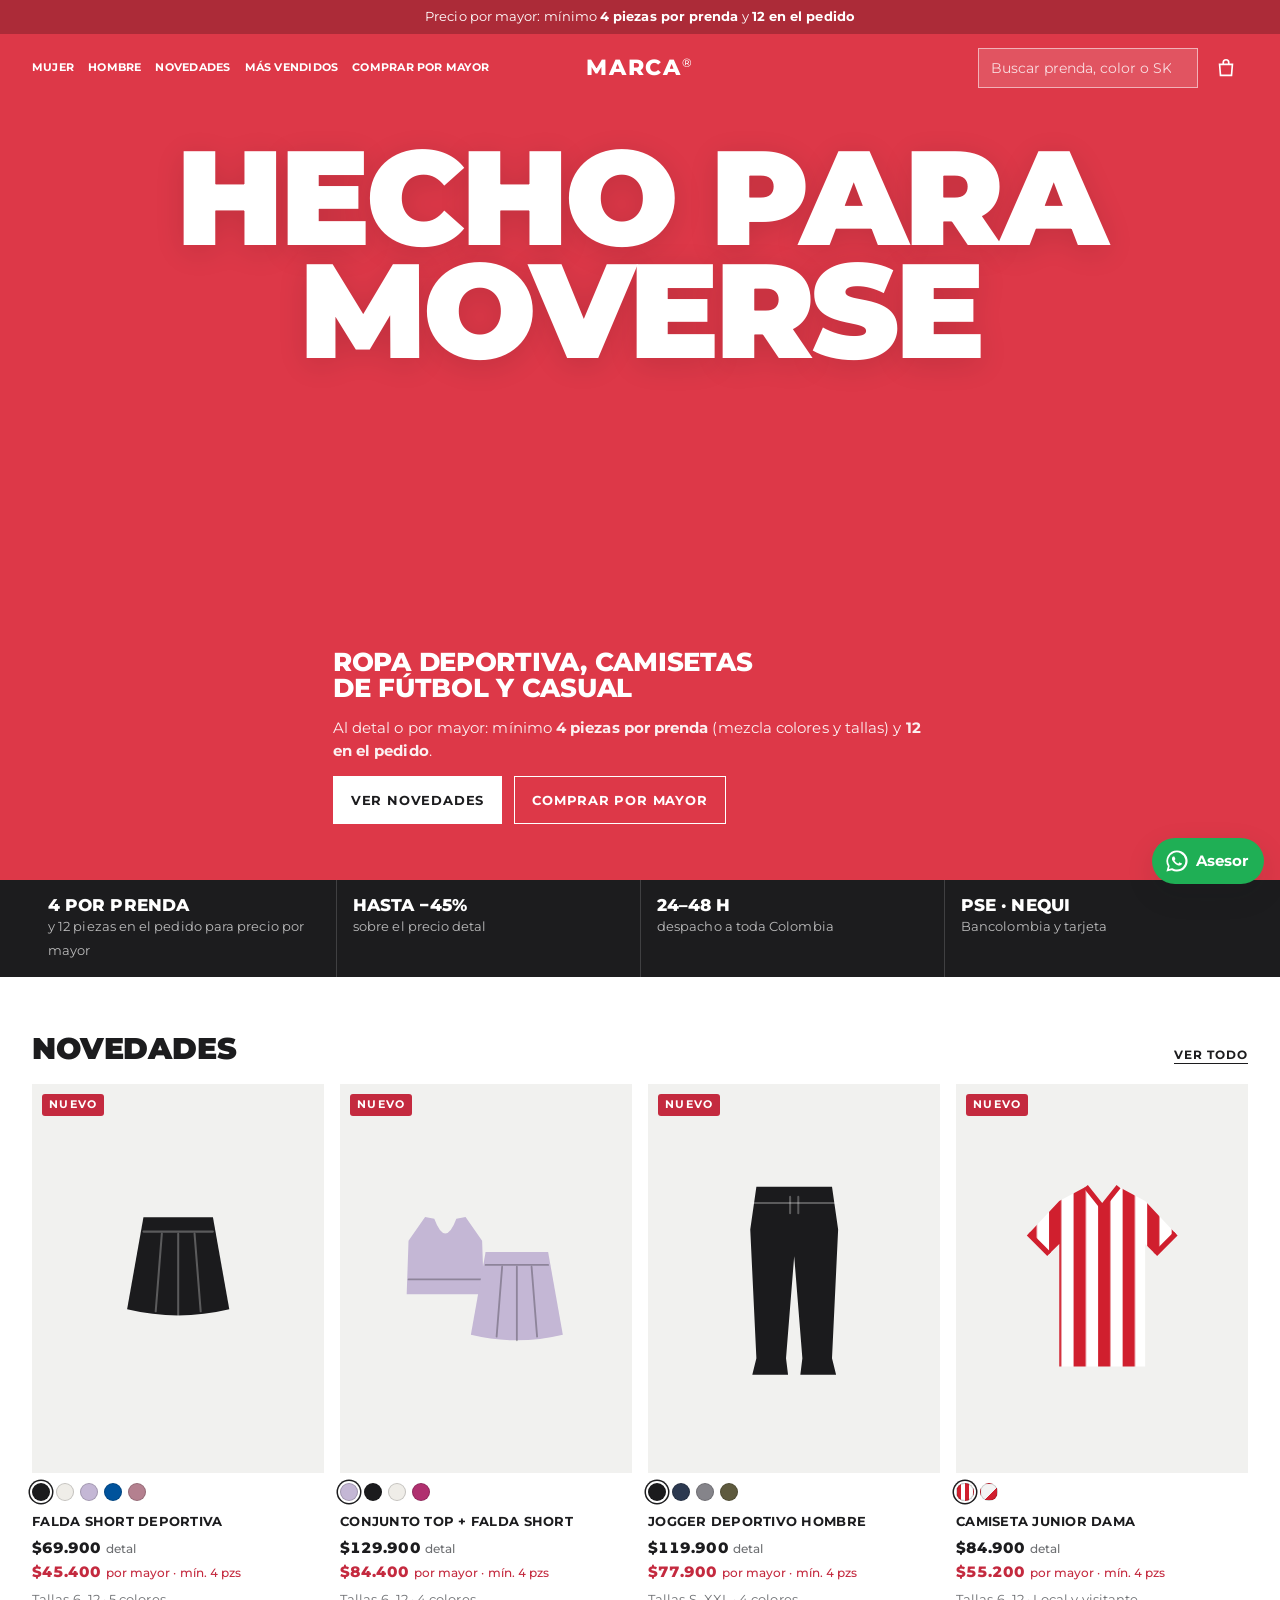
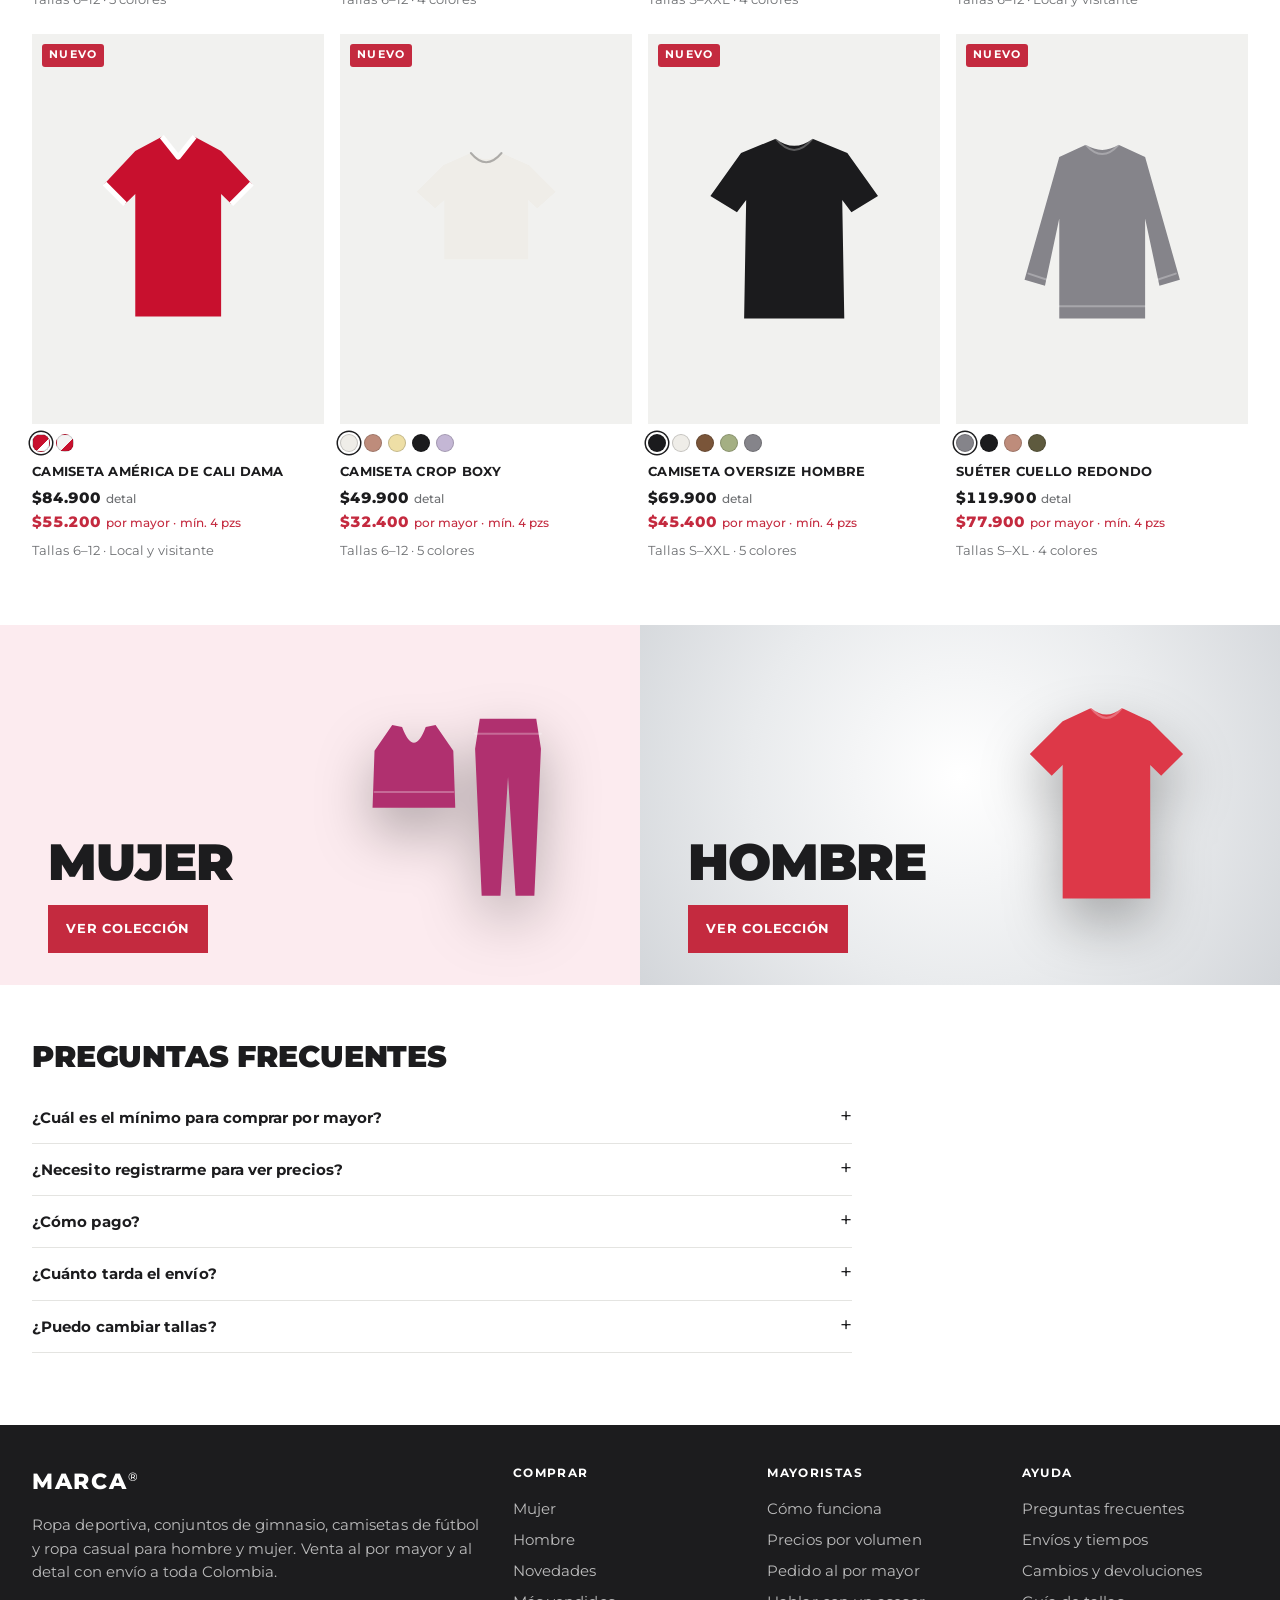
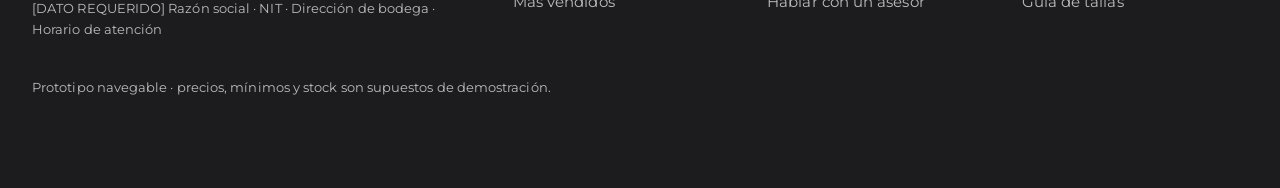
<file: index.html>
<!doctype html>
<html lang="es-CO">
<head>
  <meta charset="utf-8" />
  <meta name="viewport" content="width=device-width, initial-scale=1, viewport-fit=cover" />
  <title>MARCA · Ropa deportiva, fútbol y casual al por mayor y al detal</title>
  <meta name="description" content="Ropa deportiva, conjuntos de gimnasio, camisetas de fútbol de equipos colombianos y ropa casual para hombre y mujer. Precio por mayor con mínimo 4 piezas por prenda y 12 en el pedido. Envío a toda Colombia." />
  <link rel="preconnect" href="https://fonts.googleapis.com" />
  <link rel="preconnect" href="https://fonts.gstatic.com" crossorigin />
  <link rel="stylesheet" href="https://fonts.googleapis.com/css2?family=Montserrat:wght@400..900&family=IBM+Plex+Mono:wght@500&display=swap" />
  <link rel="stylesheet" href="assets/css/styles.css" />
</head>
<body class="home">
  <header id="site-header"></header>

  <main>
    <!-- Hero a todo el ancho: titular gigante con las prendas flotando encima -->
    <section class="hero-full" aria-label="Portada">
      <p class="hero-word" aria-hidden="true"><span>HECHO PARA</span><span>MOVERSE</span></p>
      <div class="hero-copy wrap">
        <h1>Ropa deportiva, camisetas de fútbol y casual</h1>
        <p>Al detal o por mayor: mínimo <b>4 piezas por prenda</b> (mezcla colores y tallas) y <b>12 en el pedido</b>.</p>
        <div class="hero-cta">
          <a class="btn light" href="catalogo.html?tag=nuevo">Ver novedades</a>
          <a class="btn outline-light" href="mayoristas.html">Comprar por mayor</a>
        </div>
      </div>
    </section>

    <div class="facts-band">
      <div class="wrap facts">
        <div class="fact"><b>4 por prenda</b><span>y 12 piezas en el pedido para precio por mayor</span></div>
        <div class="fact"><b>Hasta −45%</b><span>sobre el precio detal</span></div>
        <div class="fact"><b>24–48 h</b><span>despacho a toda Colombia</span></div>
        <div class="fact"><b>PSE · Nequi</b><span>Bancolombia y tarjeta</span></div>
      </div>
    </div>

    <section class="wrap section">
      <div class="section-h"><h2>Novedades</h2><a href="catalogo.html?tag=nuevo" class="see-all">Ver todo</a></div>
      <div class="grid" id="new-in"></div>
    </section>

    <!-- Banners de colección: Mujer y Hombre lado a lado -->
    <div class="collections">
    <section class="collection c-mujer">
      <div class="collection-art" data-g="set" data-c="fucsia"></div>
      <div class="collection-copy">
        <h2>Mujer</h2>
        <a class="btn btn-b2b" href="catalogo.html?genero=mujer">Ver colección</a>
      </div>
    </section>
    <section class="collection c-hombre reverse">
      <div class="collection-art" data-g="tee" data-c="rojo"></div>
      <div class="collection-copy">
        <h2>Hombre</h2>
        <a class="btn btn-b2b" href="catalogo.html?genero=hombre">Ver colección</a>
      </div>
    </section>
    </div>

    <section class="wrap section">
      <div class="section-h"><h2>Preguntas frecuentes</h2></div>
      <div class="faq">
        <details><summary>¿Cuál es el mínimo para comprar por mayor?</summary><p>Mínimo 4 piezas de cada prenda (puedes mezclar colores y tallas de esa prenda) y 12 piezas en todo el pedido. Ejemplo: 4 leggings + 4 tops + 4 camisetas. Si una prenda no llega a 4, esa prenda se cobra al detal.</p></details>
        <details><summary>¿Necesito registrarme para ver precios?</summary><p>No. Cada prenda muestra los dos precios. Solo te pedimos datos al pagar.</p></details>
        <details><summary>¿Cómo pago?</summary><p>PSE, Nequi, Bancolombia y tarjeta de crédito a través de la pasarela de pago. Para pedidos de distribuidor también transferencia con factura.</p></details>
        <details><summary>¿Cuánto tarda el envío?</summary><p>Despachamos en 24–48 horas hábiles. Ciudades principales: 1–3 días. Resto del país: 2–5 días. Envío gratis desde 36 piezas.</p></details>
        <details><summary>¿Puedo cambiar tallas?</summary><p>[DATO REQUERIDO] Definir política de cambios para mayoristas (plazo, estado de la prenda, quién paga el flete).</p></details>
      </div>
    </section>
  </main>

  <footer id="site-footer"></footer>
  <script src="assets/js/data.js"></script>
  <script src="assets/js/app.js"></script>
</body>
</html>
</file>
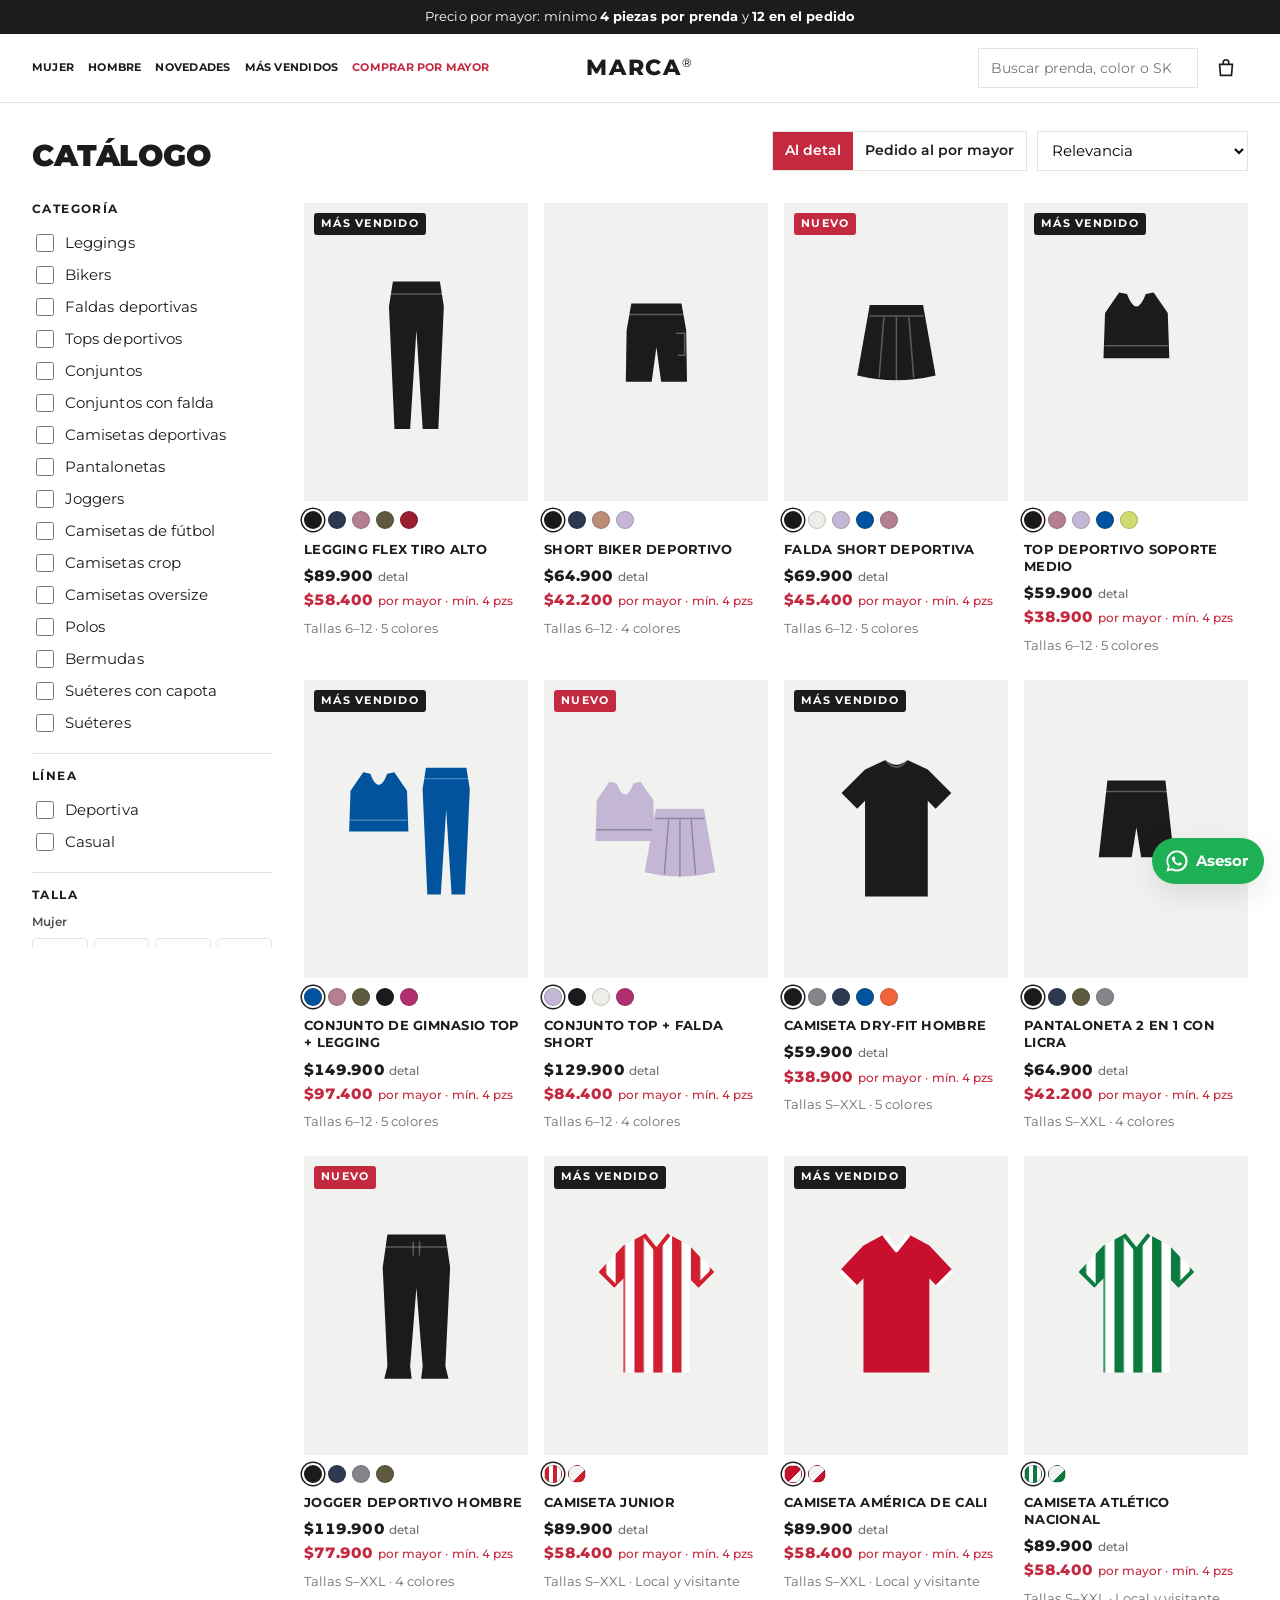
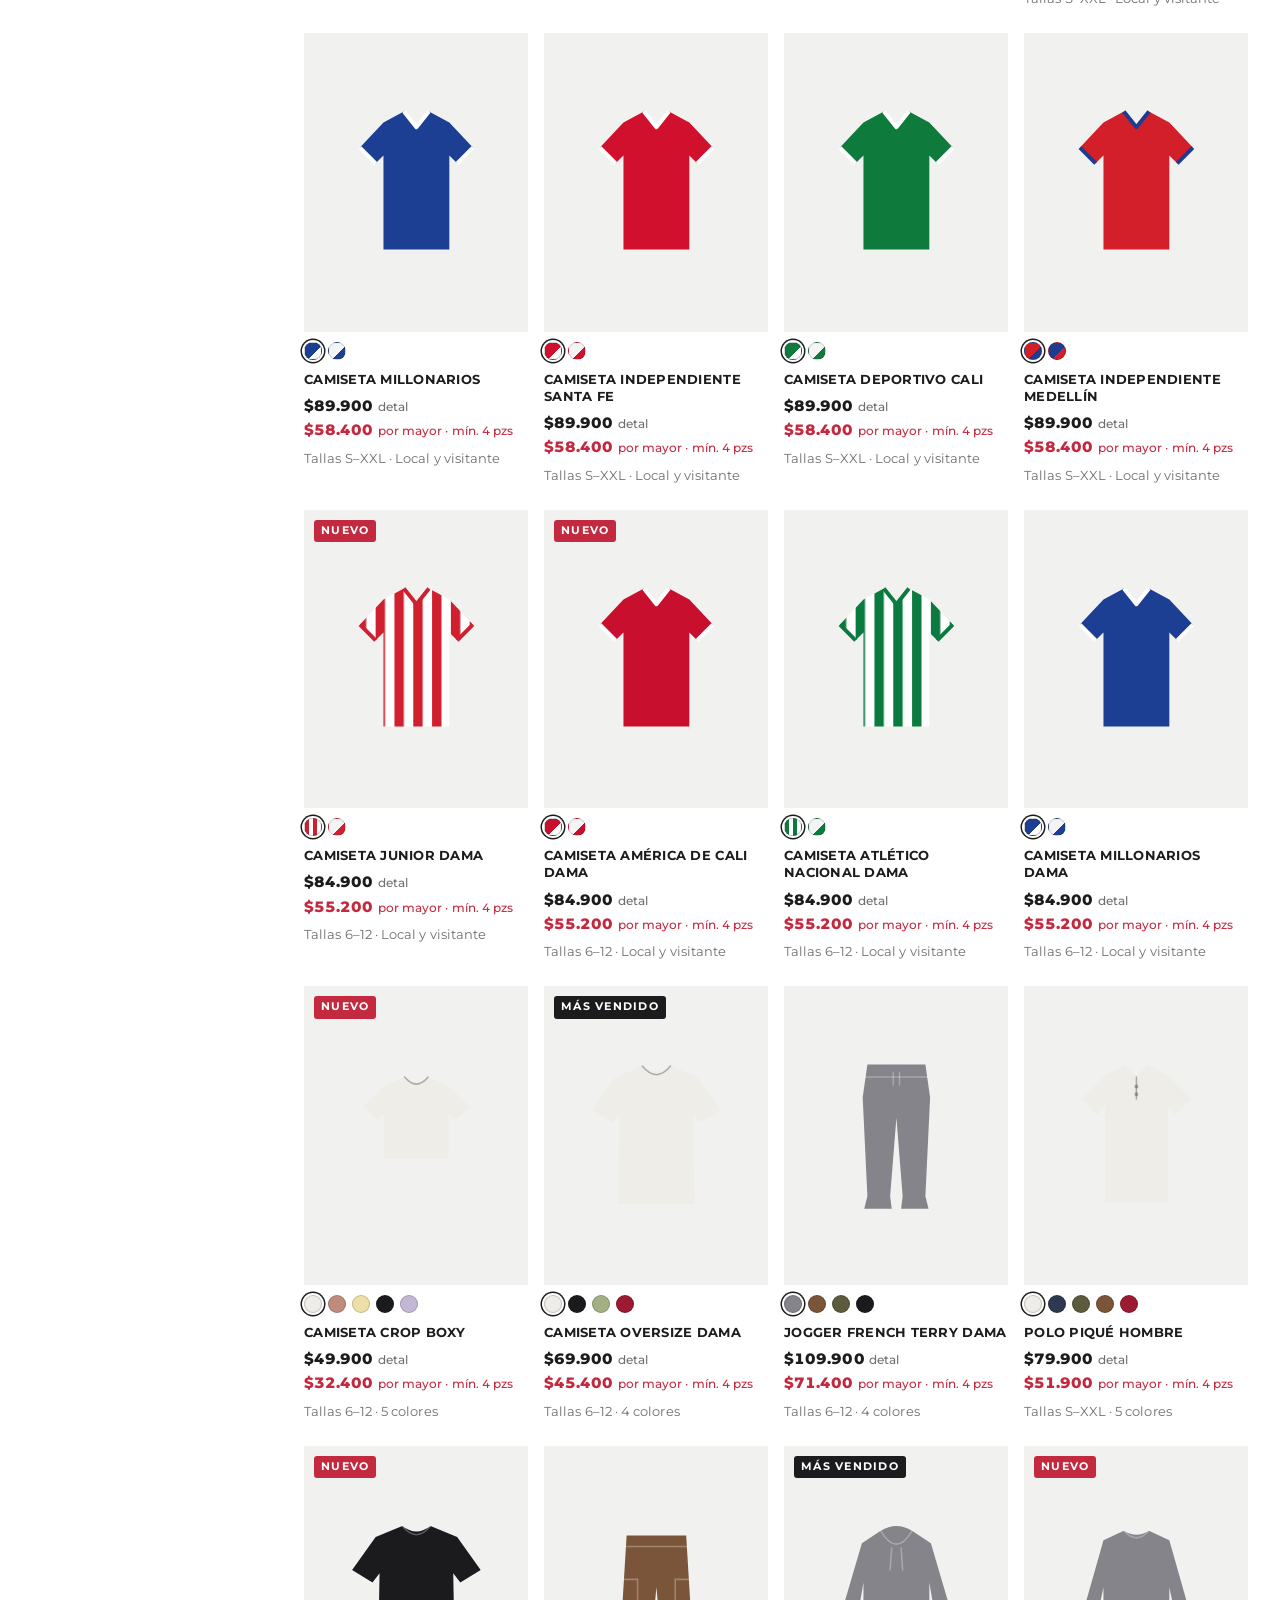
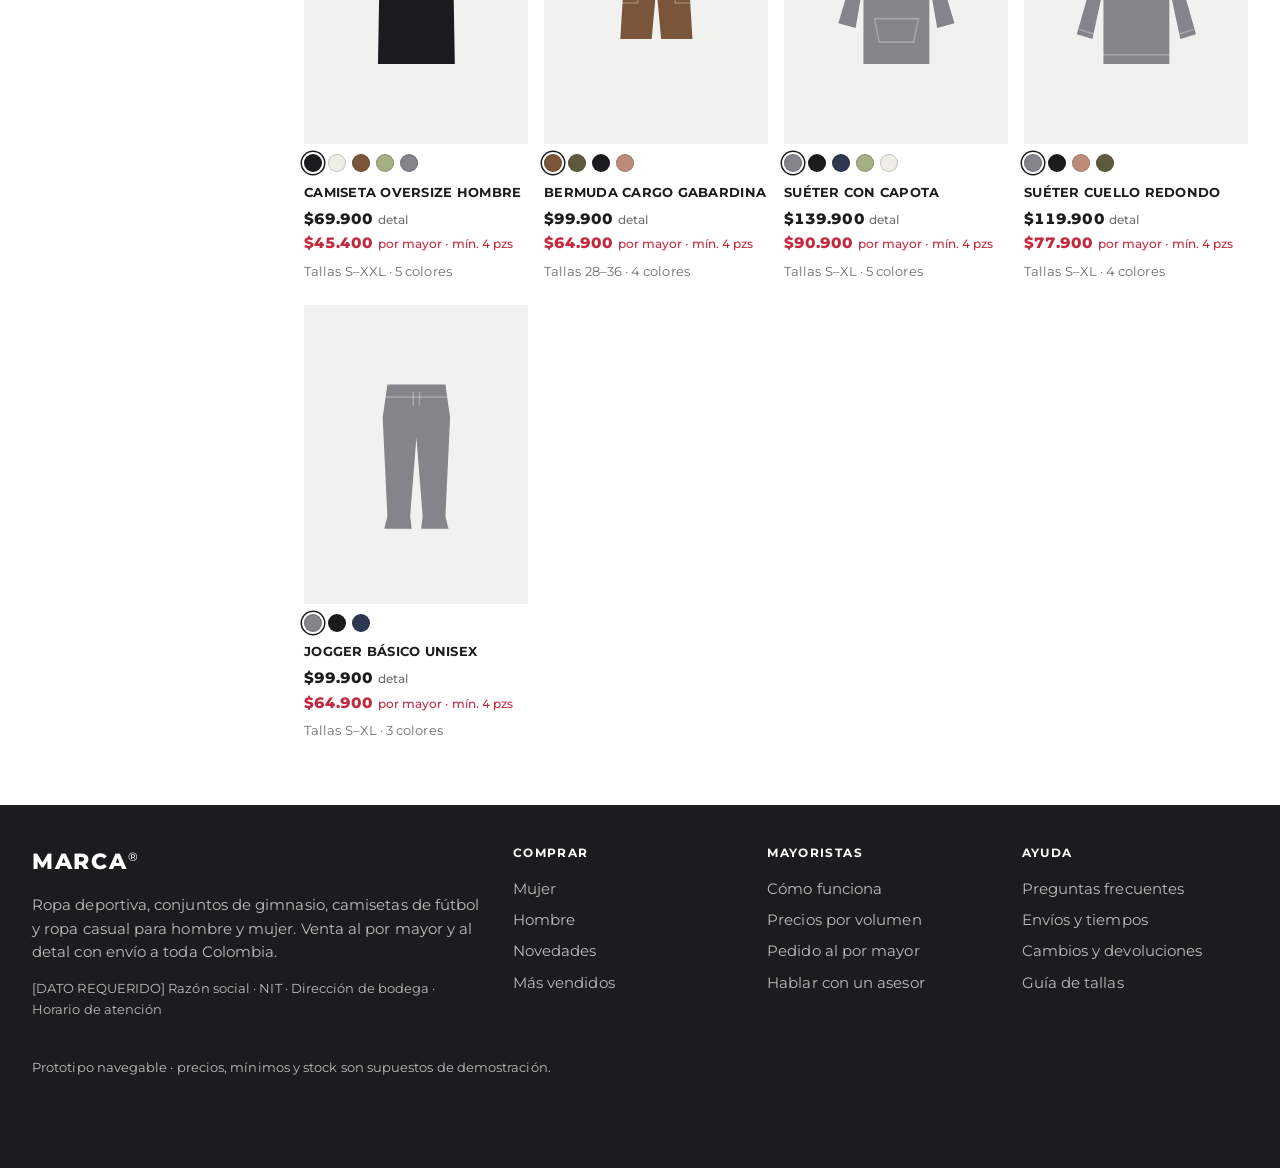
<file: catalogo.html>
<!doctype html>
<html lang="es-CO">
<head>
  <meta charset="utf-8" />
  <meta name="viewport" content="width=device-width, initial-scale=1, viewport-fit=cover" />
  <title>Catálogo · MARCA</title>
  <link rel="preconnect" href="https://fonts.googleapis.com" />
  <link rel="preconnect" href="https://fonts.gstatic.com" crossorigin />
  <link rel="stylesheet" href="https://fonts.googleapis.com/css2?family=Montserrat:wght@400..900&family=IBM+Plex+Mono:wght@500&display=swap" />
  <link rel="stylesheet" href="assets/css/styles.css" />
</head>
<body>
  <header id="site-header"></header>
  <main class="wrap">
    <div class="cat-head">
      <div>
        <h1 class="h2" id="cat-title">Catálogo</h1>
      </div>
      <div class="cat-tools">
        <button class="btn ghost sm open-filters" id="open-filters">Filtrar</button>
        <div class="view-toggle" role="group" aria-label="Tipo de compra">
          <button data-view="grid" aria-pressed="true">Al detal</button>
          <button data-view="lista" aria-pressed="false">Pedido al por mayor</button>
        </div>
        <label for="sort" class="sr">Ordenar</label>
        <select id="sort">
          <option value="rel">Relevancia</option>
          <option value="nuevo">Novedades primero</option>
          <option value="asc">Precio: menor a mayor</option>
          <option value="desc">Precio: mayor a menor</option>
        </select>
      </div>
    </div>
    <div class="layout">
      <aside class="filters" aria-label="Filtros">
        <div class="filters-h"><b>Filtros</b><button class="icon-btn" data-close-filters aria-label="Cerrar filtros">✕</button></div>
        <div id="filters-body"></div>
        <p><button class="link small" id="clear-filters">Quitar todos los filtros</button></p>
        <div class="filters-apply"><button class="btn block" data-close-filters>Ver resultados</button></div>
      </aside>
      <section>
        <div class="chips" id="chips"></div>
        <div id="grid" class="grid"></div>
      </section>
    </div>
  </main>
  <footer id="site-footer"></footer>
  <script src="assets/js/data.js"></script>
  <script src="assets/js/app.js"></script>
</body>
</html>
</file>
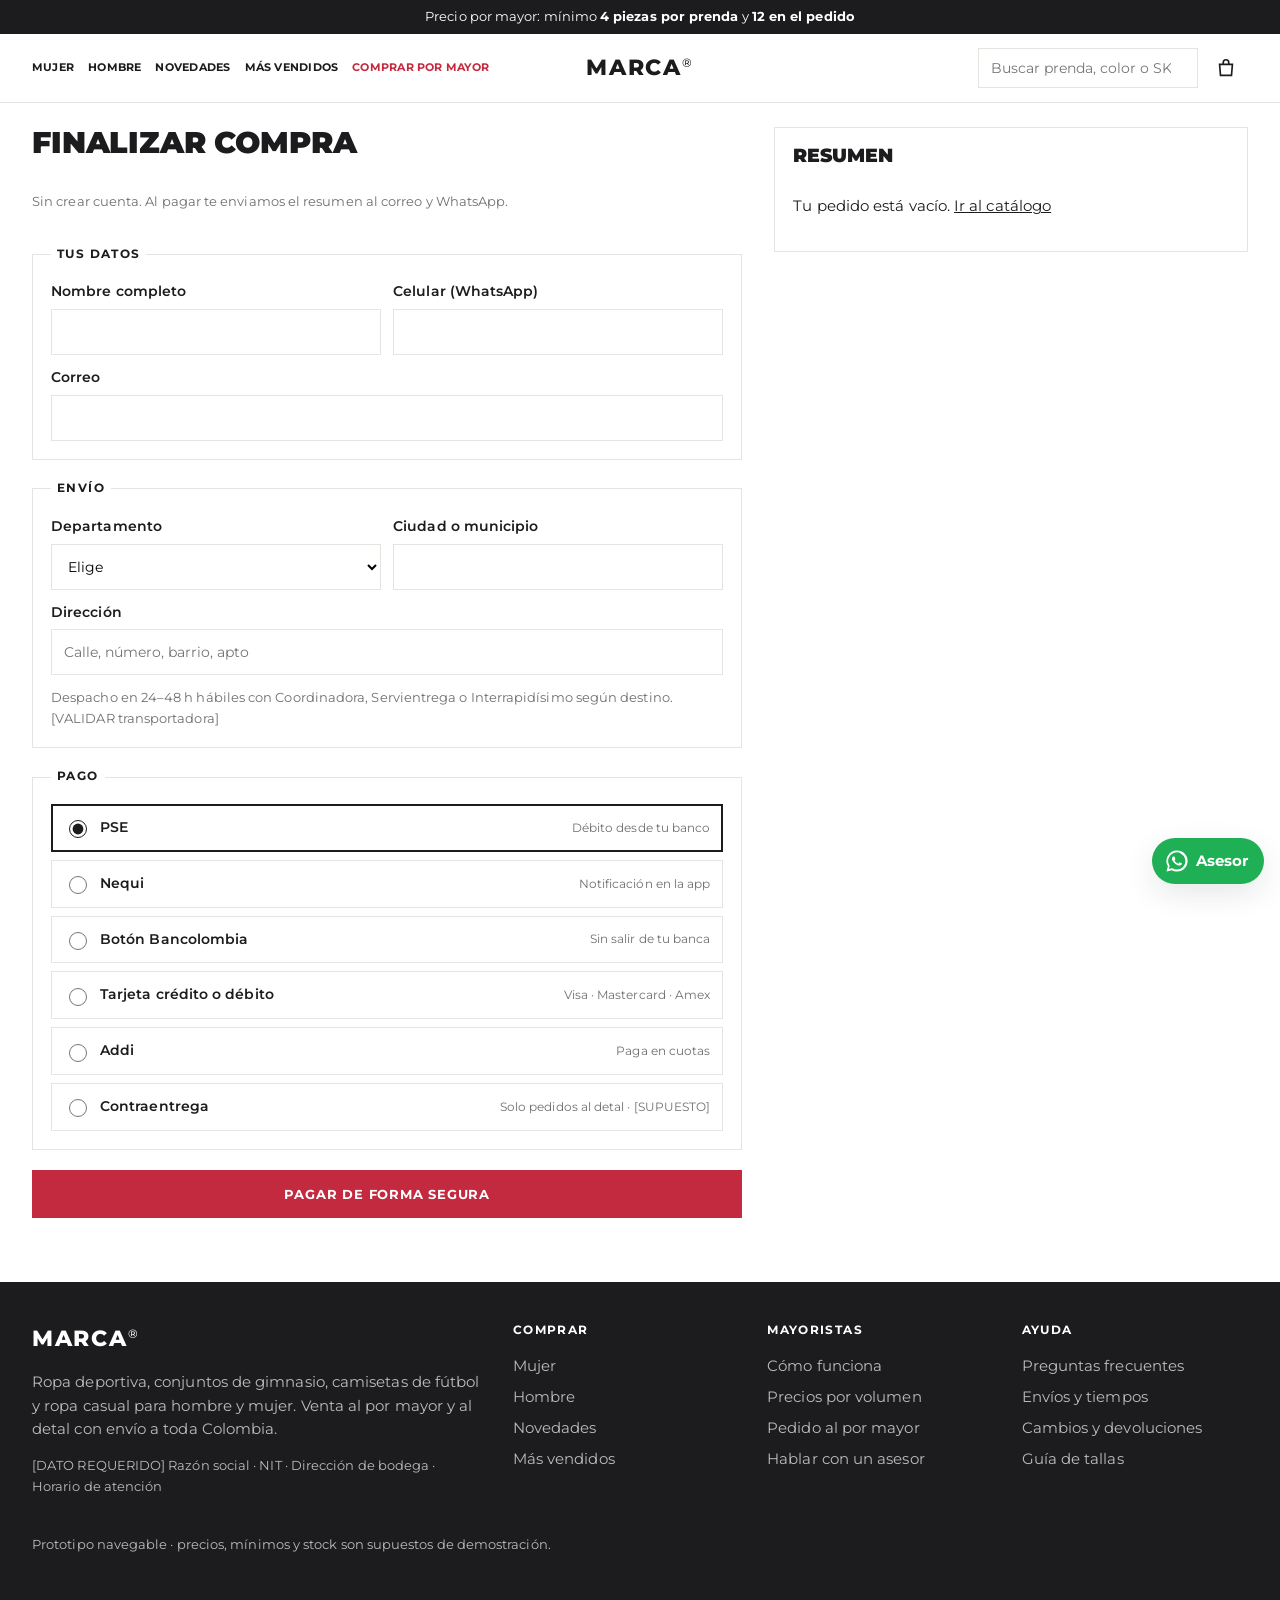
<file: checkout.html>
<!doctype html>
<html lang="es-CO">
<head>
  <meta charset="utf-8" />
  <meta name="viewport" content="width=device-width, initial-scale=1, viewport-fit=cover" />
  <title>Finalizar compra · MARCA</title>
  <link rel="preconnect" href="https://fonts.googleapis.com" />
  <link rel="preconnect" href="https://fonts.gstatic.com" crossorigin />
  <link rel="stylesheet" href="https://fonts.googleapis.com/css2?family=Montserrat:wght@400..900&family=IBM+Plex+Mono:wght@500&display=swap" />
  <link rel="stylesheet" href="assets/css/styles.css" />
</head>
<body>
  <header id="site-header"></header>
  <main class="wrap">
    <div class="co-layout" id="checkout">
      <form class="co" id="co-form">
        <h1 class="h2">Finalizar compra</h1>
        <p class="small muted">Sin crear cuenta. Al pagar te enviamos el resumen al correo y WhatsApp.</p>
        <fieldset>
          <legend>Tus datos</legend>
          <label>Nombre completo<input id="co-name" required autocomplete="name" /></label>
          <label>Celular (WhatsApp)<input id="co-tel" required type="tel" inputmode="tel" autocomplete="tel" /></label>
          <label class="full">Correo<input id="co-mail" required type="email" autocomplete="email" /></label>
          <label data-only="mayor">Nombre del negocio<input id="co-biz" /></label>
          <label data-only="mayor">Cédula o NIT (para factura)<input id="co-nit" inputmode="numeric" /></label>
        </fieldset>
        <fieldset>
          <legend>Envío</legend>
          <label>Departamento
            <select id="co-dep" required>
              <option value="">Elige</option><option>Antioquia</option><option>Atlántico</option><option>Bogotá D.C.</option><option>Bolívar</option><option>Cundinamarca</option><option>Santander</option><option>Valle del Cauca</option><option>Otro</option>
            </select>
          </label>
          <label>Ciudad o municipio<input id="co-city" required autocomplete="address-level2" /></label>
          <label class="full">Dirección<input id="co-addr" required autocomplete="street-address" placeholder="Calle, número, barrio, apto" /></label>
          <p class="full small muted" style="margin:0">Despacho en 24–48 h hábiles con Coordinadora, Servientrega o Interrapidísimo según destino. [VALIDAR transportadora]</p>
        </fieldset>
        <fieldset>
          <legend>Pago</legend>
          <div class="pay">
            <label><input type="radio" name="pay" id="p-pse" checked /> PSE <small>Débito desde tu banco</small></label>
            <label><input type="radio" name="pay" id="p-nequi" /> Nequi <small>Notificación en la app</small></label>
            <label><input type="radio" name="pay" id="p-bcol" /> Botón Bancolombia <small>Sin salir de tu banca</small></label>
            <label><input type="radio" name="pay" id="p-card" /> Tarjeta crédito o débito <small>Visa · Mastercard · Amex</small></label>
            <label data-only="detal"><input type="radio" name="pay" id="p-addi" /> Addi <small>Paga en cuotas</small></label>
            <label data-only="detal"><input type="radio" name="pay" id="p-cod" /> Contraentrega <small>Solo pedidos al detal · [SUPUESTO]</small></label>
          </div>
        </fieldset>
        <button class="btn btn-b2b block" type="submit">Pagar de forma segura</button>
        <div class="ok-box" id="co-done" hidden><b>Prototipo:</b> aquí se abriría la pasarela de pago (Wompi o similar). No se procesó ningún pago.</div>
      </form>
      <aside class="co-side">
        <h2 style="font-size:1.2rem">Resumen</h2>
        <div id="co-summary"></div>
      </aside>
    </div>
  </main>
  <footer id="site-footer"></footer>
  <script src="assets/js/data.js"></script>
  <script src="assets/js/app.js"></script>
</body>
</html>
</file>
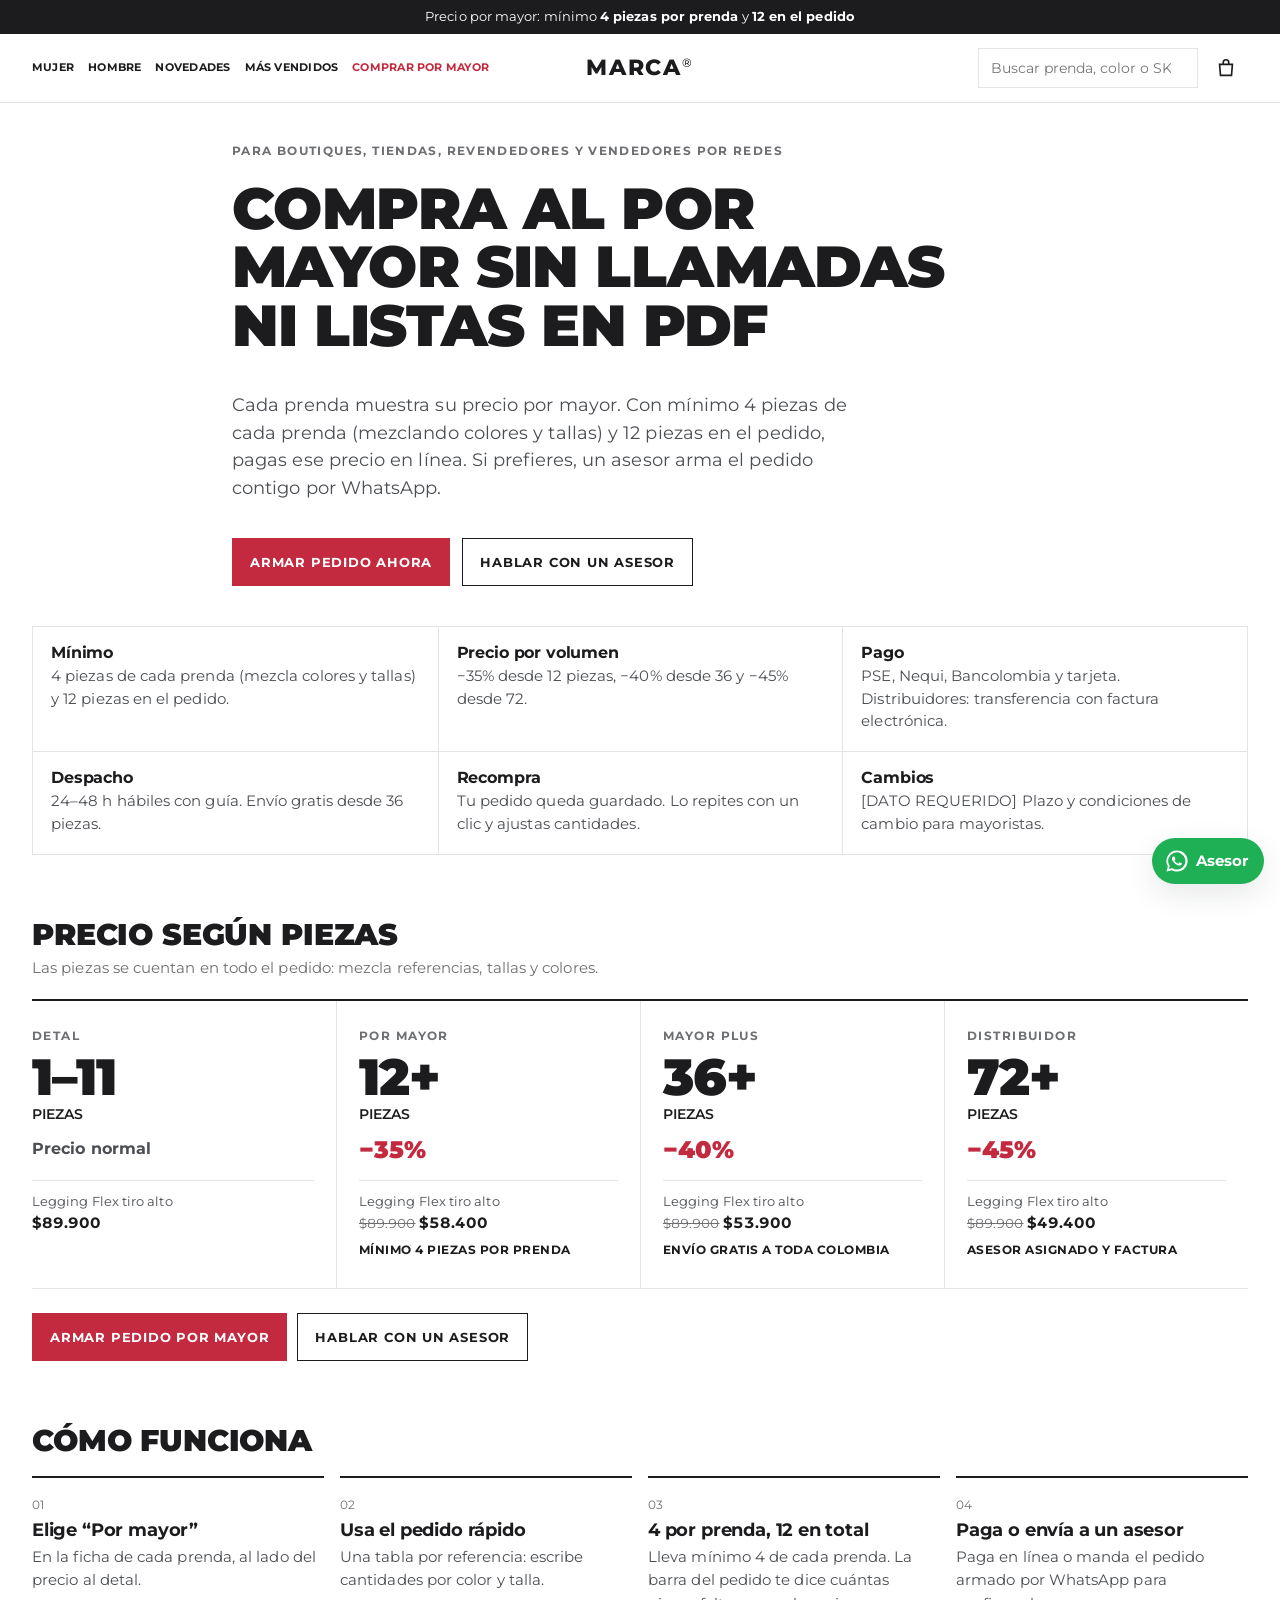
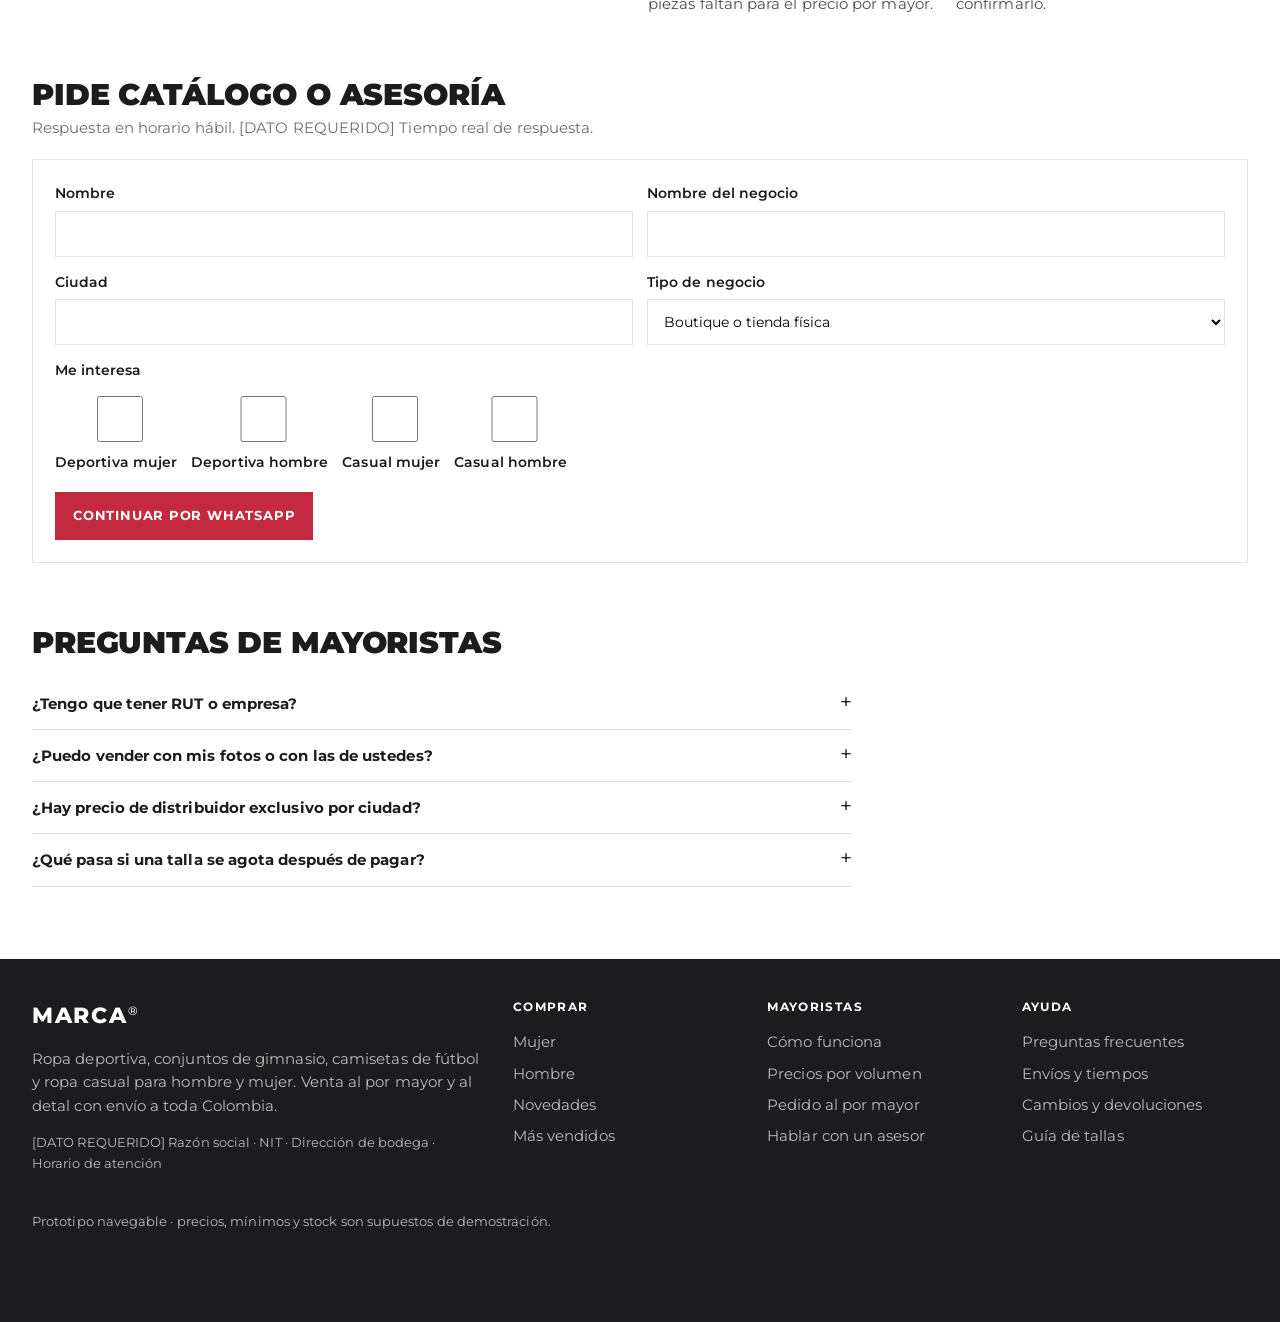
<file: mayoristas.html>
<!doctype html>
<html lang="es-CO">
<head>
  <meta charset="utf-8" />
  <meta name="viewport" content="width=device-width, initial-scale=1, viewport-fit=cover" />
  <title>Comprar por mayor · MARCA</title>
  <meta name="description" content="Condiciones para comprar ropa deportiva y casual al por mayor: mínimo 4 piezas por prenda y 12 en el pedido, precios por volumen, pagos y envíos a toda Colombia." />
  <link rel="preconnect" href="https://fonts.googleapis.com" />
  <link rel="preconnect" href="https://fonts.gstatic.com" crossorigin />
  <link rel="stylesheet" href="https://fonts.googleapis.com/css2?family=Montserrat:wght@400..900&family=IBM+Plex+Mono:wght@500&display=swap" />
  <link rel="stylesheet" href="assets/css/styles.css" />
</head>
<body>
  <header id="site-header"></header>
  <main>
    <section class="wrap b2b-hero">
      <p class="eyebrow">Para boutiques, tiendas, revendedores y vendedores por redes</p>
      <h1 class="h1">Compra al por mayor sin llamadas ni listas en PDF</h1>
      <p class="lead">Cada prenda muestra su precio por mayor. Con mínimo 4 piezas de cada prenda (mezclando colores y tallas) y 12 piezas en el pedido, pagas ese precio en línea. Si prefieres, un asesor arma el pedido contigo por WhatsApp.</p>
      <div class="hero-cta">
        <a class="btn btn-b2b" href="catalogo.html?vista=lista">Armar pedido ahora</a>
        <a class="btn ghost" href="#asesor">Hablar con un asesor</a>
      </div>
    </section>

    <section class="wrap section" style="padding-top:16px">
      <div class="conditions">
        <div><h3>Mínimo</h3><p>4 piezas de cada prenda (mezcla colores y tallas) y 12 piezas en el pedido.</p></div>
        <div><h3>Precio por volumen</h3><p>−35% desde 12 piezas, −40% desde 36 y −45% desde 72.</p></div>
        <div><h3>Pago</h3><p>PSE, Nequi, Bancolombia y tarjeta. Distribuidores: transferencia con factura electrónica.</p></div>
        <div><h3>Despacho</h3><p>24–48 h hábiles con guía. Envío gratis desde 36 piezas.</p></div>
        <div><h3>Recompra</h3><p>Tu pedido queda guardado. Lo repites con un clic y ajustas cantidades.</p></div>
        <div><h3>Cambios</h3><p>[DATO REQUERIDO] Plazo y condiciones de cambio para mayoristas.</p></div>
      </div>
    </section>

    <section class="wrap section" id="niveles">
      <div class="section-h"><div><h2>Precio según piezas</h2><p class="muted">Las piezas se cuentan en todo el pedido: mezcla referencias, tallas y colores.</p></div></div>
      <div class="tiers-strip" id="tiers-strip"></div>
      <div class="row tiers-cta">
        <a class="btn btn-b2b" href="catalogo.html?vista=lista">Armar pedido por mayor</a>
        <a class="btn ghost" href="mayoristas.html#asesor">Hablar con un asesor</a>
      </div>
    </section>

    <section class="wrap section">
      <div class="section-h"><h2>Cómo funciona</h2></div>
      <ol class="steps">
        <li><h3>Elige “Por mayor”</h3><p>En la ficha de cada prenda, al lado del precio al detal.</p></li>
        <li><h3>Usa el pedido rápido</h3><p>Una tabla por referencia: escribe cantidades por color y talla.</p></li>
        <li><h3>4 por prenda, 12 en total</h3><p>Lleva mínimo 4 de cada prenda. La barra del pedido te dice cuántas piezas faltan para el precio por mayor.</p></li>
        <li><h3>Paga o envía a un asesor</h3><p>Paga en línea o manda el pedido armado por WhatsApp para confirmarlo.</p></li>
      </ol>
    </section>

    <section class="wrap section" id="asesor">
      <div class="section-h"><div><h2>Pide catálogo o asesoría</h2><p class="muted">Respuesta en horario hábil. [DATO REQUERIDO] Tiempo real de respuesta.</p></div></div>
      <form class="lead-form" id="lead-form">
        <label>Nombre<input id="f-nombre" name="nombre" required autocomplete="name" /></label>
        <label>Nombre del negocio<input id="f-negocio" name="negocio" required /></label>
        <label>Ciudad<input id="f-ciudad" name="ciudad" required autocomplete="address-level2" /></label>
        <label>Tipo de negocio
          <select id="f-tipo" name="tipo">
            <option>Boutique o tienda física</option>
            <option>Venta por Instagram / WhatsApp</option>
            <option>Distribuidor</option>
            <option>Gimnasio o estudio</option>
            <option>Otro</option>
          </select>
        </label>
        <fieldset class="full" style="border:0;padding:0">
          <legend class="label" style="font-family:inherit;text-transform:none;letter-spacing:0;font-size:.9rem;font-weight:600">Me interesa</legend>
          <div class="opts">
            <label class="chk"><input type="checkbox" name="interes" value="Deportiva mujer" id="i1" /> Deportiva mujer</label>
            <label class="chk"><input type="checkbox" name="interes" value="Deportiva hombre" id="i2" /> Deportiva hombre</label>
            <label class="chk"><input type="checkbox" name="interes" value="Casual mujer" id="i3" /> Casual mujer</label>
            <label class="chk"><input type="checkbox" name="interes" value="Casual hombre" id="i4" /> Casual hombre</label>
          </div>
        </fieldset>
        <div class="full"><button class="btn btn-b2b" type="submit">Continuar por WhatsApp</button></div>
        <div class="full ok-box" id="lead-ok" hidden>
          <p style="margin:0">Listo. Abre WhatsApp con tu mensaje ya escrito para que el asesor tenga tus datos.</p>
          <a class="btn" id="lead-wa" target="_blank" rel="noopener" href="#">Abrir WhatsApp</a>
        </div>
      </form>
    </section>

    <section class="wrap section" id="faq">
      <div class="section-h"><h2>Preguntas de mayoristas</h2></div>
      <div class="faq">
        <details><summary>¿Tengo que tener RUT o empresa?</summary><p>No para comprar por mayor. Para Distribuidor pedimos RUT para la factura electrónica. [VALIDAR con contabilidad]</p></details>
        <details><summary>¿Puedo vender con mis fotos o con las de ustedes?</summary><p>[DATO REQUERIDO] Definir si se entregan fotos sin logo para revendedores. Es un beneficio que reduce una objeción frecuente.</p></details>
        <details><summary>¿Hay precio de distribuidor exclusivo por ciudad?</summary><p>[DATO REQUERIDO] Definir si habrá exclusividad por zona.</p></details>
        <details><summary>¿Qué pasa si una talla se agota después de pagar?</summary><p>Te avisamos antes de despachar y eliges: cambio por otra talla o color, o devolución del valor. [VALIDAR]</p></details>
      </div>
    </section>
  </main>
  <footer id="site-footer"></footer>
  <script src="assets/js/data.js"></script>
  <script src="assets/js/app.js"></script>
</body>
</html>
</file>
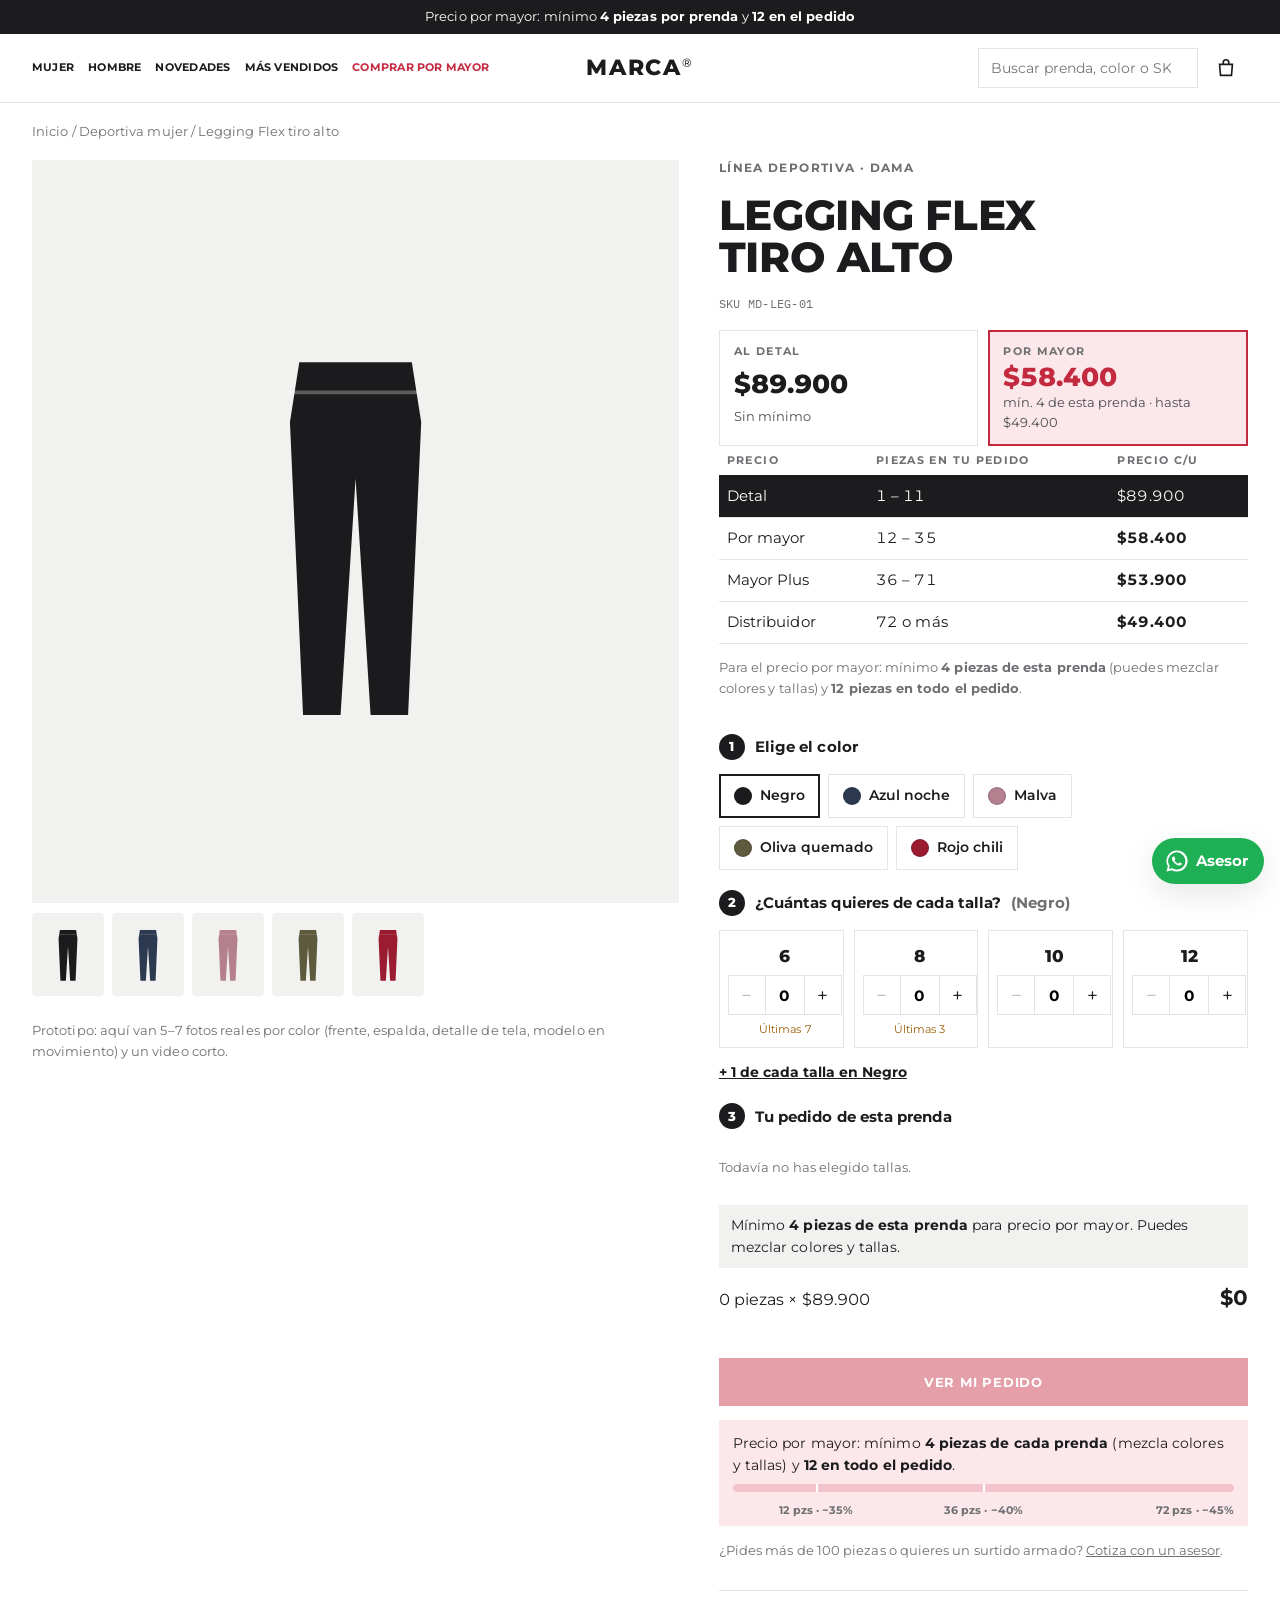
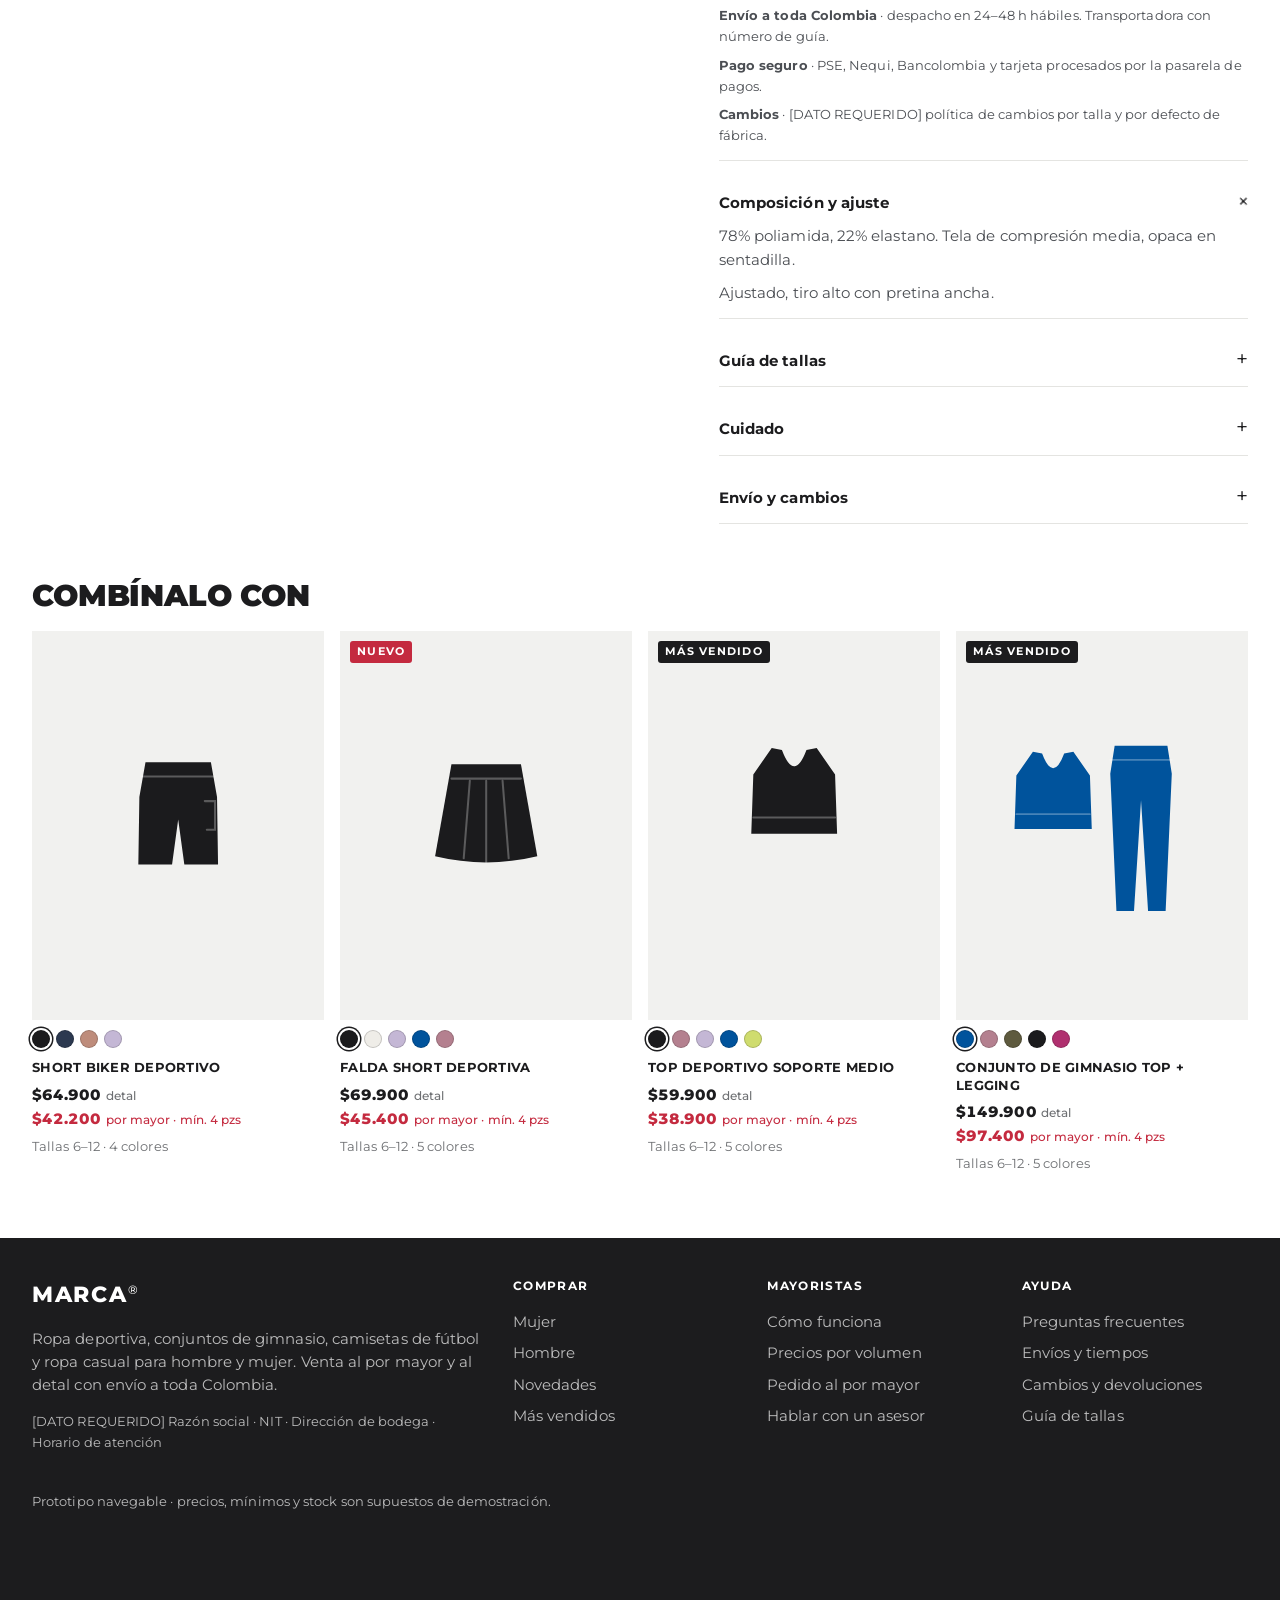
<file: producto.html>
<!doctype html>
<html lang="es-CO">
<head>
  <meta charset="utf-8" />
  <meta name="viewport" content="width=device-width, initial-scale=1, viewport-fit=cover" />
  <title>Producto · MARCA</title>
  <link rel="preconnect" href="https://fonts.googleapis.com" />
  <link rel="preconnect" href="https://fonts.gstatic.com" crossorigin />
  <link rel="stylesheet" href="https://fonts.googleapis.com/css2?family=Montserrat:wght@400..900&family=IBM+Plex+Mono:wght@500&display=swap" />
  <link rel="stylesheet" href="assets/css/styles.css" />
</head>
<body>
  <header id="site-header"></header>
  <main class="wrap" id="pdp"></main>
  <footer id="site-footer"></footer>
  <script src="assets/js/data.js"></script>
  <script src="assets/js/app.js"></script>
</body>
</html>
</file>
<file: assets/css/styles.css>
/* Tokens. HEX de Pantone son aproximados (ver data.js). */
:root {
  --paper: #F2F1EC;      /* base, cercano a Cloud Dancer 11-4201 */
  --paper-2: #E7E5DE;
  --card: #FBFAF7;
  --ink: #17191C;
  --ink-2: #4B4E53;
  --muted: #6D6F72;
  --line: #D8D5CD;
  --b2b: #C42A3F;        /* Rojo Hibiscus: acción de compra (ver "Paleta de la marca" al final) */
  --b2b-ink: #A51F33;
  --b2b-soft: #FCE8EB;
  --ok: #2E7A4E;
  --warn: #9A5B00;
  --bad: #A3252F;
  --wa: #1FAF55;
  --radius: 6px;
  --shadow: 0 10px 30px rgba(23, 25, 28, .10);
  --f-display: 'Archivo', 'Arial Narrow', system-ui, sans-serif;
  --f-body: 'Archivo', system-ui, -apple-system, 'Segoe UI', sans-serif;
  --f-mono: 'IBM Plex Mono', ui-monospace, Consolas, monospace;
  --ease: cubic-bezier(.2, .7, .2, 1);
}
*, *::before, *::after { box-sizing: border-box; }
[hidden] { display: none !important; }
html { -webkit-text-size-adjust: 100%; }
body {
  margin: 0; background: var(--paper); color: var(--ink);
  font: 400 16px/1.55 var(--f-body); font-variation-settings: 'wdth' 100;
}
img, svg { max-width: 100%; display: block; }
a { color: inherit; }
button { font: inherit; color: inherit; cursor: pointer; }
input, select { font: inherit; }
code { font-family: var(--f-mono); font-size: .78rem; letter-spacing: .02em; }
:focus-visible { outline: 2px solid var(--b2b); outline-offset: 2px; }
.sr { position: absolute; width: 1px; height: 1px; overflow: hidden; clip: rect(0 0 0 0); white-space: nowrap; }
.muted { color: var(--muted); }
.small { font-size: .84rem; }
.center { text-align: center; }
.wrap { max-width: 1280px; margin-inline: auto; padding-inline: 16px; }
@media (min-width: 900px) { .wrap { padding-inline: 32px; } }

/* Tipografía */
h1, h2, h3, .h1, .h2 { font-family: var(--f-display); line-height: 1.02; letter-spacing: -.01em; text-wrap: balance; margin: 0; }
.h1 { font-size: clamp(2.3rem, 6.2vw, 4.6rem); font-weight: 800; font-variation-settings: 'wdth' 72; text-transform: uppercase; }
.h2, h2 { font-size: clamp(1.6rem, 3.4vw, 2.4rem); font-weight: 800; font-variation-settings: 'wdth' 78; text-transform: uppercase; }
h3 { font-size: 1.1rem; font-weight: 700; }
.eyebrow { font-family: var(--f-mono); font-size: .72rem; letter-spacing: .12em; text-transform: uppercase; color: var(--muted); margin: 0; }
.lead { font-size: 1.12rem; color: var(--ink-2); max-width: 36em; }

/* Botones */
.btn {
  display: inline-flex; align-items: center; justify-content: center; gap: .5em;
  min-height: 48px; padding: 0 1.3em; border: 1.5px solid var(--ink); border-radius: var(--radius);
  background: var(--ink); color: var(--paper); text-decoration: none; font-weight: 700; letter-spacing: .01em;
  transition: transform .15s var(--ease), background .2s, border-color .2s;
}
.btn:hover { transform: translateY(-1px); }
.btn:active { transform: translateY(0); }
.btn-b2b { background: var(--b2b); border-color: var(--b2b); color: #fff; }
.btn-b2b:hover { background: var(--b2b-ink); border-color: var(--b2b-ink); }
.btn.ghost { background: transparent; color: var(--ink); }
.btn.ghost:hover { background: var(--ink); color: var(--paper); }
.btn.sm { min-height: 36px; font-size: .85rem; padding: 0 .9em; }
.btn.block { display: flex; width: 100%; }
.btn.disabled { opacity: .4; pointer-events: none; }
.link { background: none; border: 0; padding: 0; text-decoration: underline; font-weight: 700; color: inherit; }
.row { display: flex; gap: 10px; align-items: stretch; flex-wrap: wrap; }
.grow { flex: 1; }

/* Header */
#site-header { position: sticky; top: 0; z-index: 30; background: var(--paper); border-bottom: 1px solid var(--line); }
.announce { background: var(--ink); color: var(--paper); text-align: center; font-size: .8rem; padding: 7px 16px; min-height: 32px; }
.announce p { margin: 0; transition: opacity .3s, transform .3s var(--ease); }
.announce p.out { opacity: 0; transform: translateY(-6px); }
.bar { display: flex; align-items: center; gap: 14px; height: 64px; }
.logo { font-family: var(--f-display); font-weight: 900; font-variation-settings: 'wdth' 62; font-size: 1.7rem; letter-spacing: .02em; text-decoration: none; }
.logo span { font-size: .55em; vertical-align: super; font-weight: 500; }
.nav { display: flex; gap: 20px; margin-left: 12px; }
.nav { align-self: stretch; }
.nav-item { display: flex; }
.nav .nav-top { display: flex; align-items: center; text-decoration: none; font-weight: 600; font-size: .95rem; padding: 0; box-shadow: inset 0 -2px 0 transparent; transition: box-shadow .2s; }
.nav .nav-top:hover, .nav-item.open .nav-top { box-shadow: inset 0 -2px 0 var(--ink); }
.nav .nav-top.nav-b2b { color: var(--b2b); }
.nav .nav-top.nav-b2b:hover, .nav-item.open .nav-top.nav-b2b { box-shadow: inset 0 -2px 0 var(--b2b); }
.search { position: relative; margin-left: auto; flex: 0 1 280px; }
.search input { width: 100%; height: 40px; border: 1px solid var(--line); background: var(--card); border-radius: var(--radius); padding: 0 12px; }
.suggest { position: absolute; top: 46px; left: 0; right: 0; background: var(--card); border: 1px solid var(--line); border-radius: var(--radius); box-shadow: var(--shadow); padding: 6px; z-index: 5; }
.suggest a { display: flex; justify-content: space-between; gap: 8px; padding: 8px; border-radius: 4px; text-decoration: none; font-size: .9rem; }
.suggest a:hover { background: var(--paper-2); }
.suggest p { margin: 8px; font-size: .88rem; color: var(--muted); }
.sg-color { justify-content: flex-start !important; align-items: center; font-weight: 600; }
.sg-color i { width: 16px; height: 16px; border-radius: 50%; border: 1px solid rgba(0,0,0,.15); }
.mode { display: inline-flex; border: 1px solid var(--line); border-radius: 999px; padding: 3px; background: var(--card); }
.mode button { border: 0; background: none; padding: 6px 12px; border-radius: 999px; font-size: .82rem; font-weight: 700; transition: background .2s, color .2s; }
.mode button[aria-pressed="true"] { background: var(--ink); color: var(--paper); }
body[data-mode="mayor"] .mode button[data-mode="mayor"][aria-pressed="true"] { background: var(--b2b); color: #fff; }
.icon-btn { background: none; border: 0; width: 44px; height: 44px; display: inline-grid; place-items: center; border-radius: 50%; position: relative; }
.icon-btn:hover { background: var(--paper-2); }
.count { position: absolute; top: 4px; right: 2px; min-width: 19px; height: 19px; padding: 0 5px; border-radius: 10px; background: var(--b2b); color: #fff; font-size: .7rem; font-weight: 700; display: grid; place-items: center; }
.count.bump { animation: bump .45s var(--ease); }
@keyframes bump { 40% { transform: scale(1.45); } }
.only-m { display: none; }

@media (max-width: 1180px) { .search { flex-basis: 200px; } .nav { gap: 14px; } }
.nav .nav-top { white-space: nowrap; }
@media (max-width: 1023px) {
  .only-m { display: inline-grid; }
  .bar { height: auto; flex-wrap: wrap; padding-block: 8px; gap: 8px; }
  .logo { margin-right: auto; }
  .nav { display: none; position: absolute; left: 0; right: 0; top: 100%; flex-direction: column; gap: 0; margin: 0; background: var(--paper); border-bottom: 1px solid var(--line); padding: 8px 16px 16px; }
  body.menu-open .nav { display: flex; }
  .nav .nav-top { padding: 12px 0; font-size: 1.05rem; border-bottom: 1px solid var(--line); box-shadow: none !important; }
  .search { order: 5; flex: 1 1 100%; margin: 0; }
}

/* Menú desplegable */
.mega {
  position: absolute; left: 0; right: 0; top: 100%; z-index: 29;
  background: var(--paper); border-top: 1px solid var(--line); border-bottom: 1px solid var(--line);
  box-shadow: 0 18px 30px rgba(23, 25, 28, .08);
  opacity: 0; visibility: hidden; transform: translateY(-6px);
  transition: opacity .18s var(--ease), transform .22s var(--ease), visibility 0s linear .22s;
}
.nav-item.open .mega { opacity: 1; visibility: visible; transform: none; transition-delay: 0s; }
.mega-in { display: flex; gap: 48px; padding-block: 28px 32px; }
.mega-col { display: grid; gap: 10px; align-content: start; flex: 0 1 220px; min-width: 0; }
.mega-h { font-family: var(--f-mono); font-size: .72rem; letter-spacing: .12em; text-transform: uppercase; color: var(--muted); text-decoration: none; }
a.mega-h:hover { color: var(--ink); }
.mega ul { list-style: none; margin: 0; padding: 0; display: grid; gap: 2px; }
.mega li a { display: flex; justify-content: space-between; gap: 10px; padding: 5px 0; text-decoration: none; font-size: .95rem; }
.mega li a:hover { text-decoration: underline; text-underline-offset: 3px; }
.mega li small { color: var(--muted); font-family: var(--f-mono); font-size: .72rem; }
.mega .mega-all { font-weight: 700; margin-top: 4px; }
.mega-col.mega-tiers { flex-basis: 380px; }
.mega-tiers li { display: flex; justify-content: space-between; gap: 10px; padding: 7px 0; border-bottom: 1px solid var(--line); font-size: .9rem; font-variant-numeric: tabular-nums; }
.mega-tiers .btn { justify-self: start; }
.mega-feat { display: grid; gap: 4px; align-content: start; text-decoration: none; flex: 0 0 210px; margin-left: auto; }
.mega-img { background: var(--paper-2); border-radius: var(--radius); aspect-ratio: 4 / 3.4; display: grid; place-items: center; overflow: hidden; }
.mega-img .garment { width: 42%; transition: transform .35s var(--ease); }
.mega-feat:hover .mega-img .garment { transform: translateY(-3px) scale(1.04); }
.mega-feat b { font-size: .95rem; }
.b2b-t { color: var(--b2b); font-weight: 700; }
@media (max-width: 1023px) {
  .nav { max-height: calc(100vh - 150px); overflow-y: auto; }
  .nav-item { display: block; }
  .nav .nav-top { justify-content: space-between; }
  .nav .nav-top::after { content: '+'; font-weight: 400; font-size: 1.3rem; line-height: 1; transition: transform .2s; }
  .nav-item.open .nav-top::after { transform: rotate(45deg); }
  .mega { position: static; display: none; opacity: 1; visibility: visible; transform: none; box-shadow: none; border: 0; background: none; }
  .nav-item.open .mega { display: block; }
  .mega .wrap { padding-inline: 0; }
  .mega-in { display: grid; grid-template-columns: 1fr 1fr; gap: 18px; padding-block: 8px 16px; }
  .mega-col.mega-tiers { grid-column: 1 / -1; }
  .mega-feat, .mega-tiers p { display: none; }
}

/* Footer */
#site-footer { border-top: 1px solid var(--line); margin-top: 64px; padding-block: 40px 90px; }
.foot { display: grid; gap: 28px; grid-template-columns: 2fr 1fr 1fr 1fr; }
.foot h4 { font-family: var(--f-mono); font-size: .72rem; letter-spacing: .12em; text-transform: uppercase; margin: 0 0 10px; }
.foot a:not(.logo) { display: block; text-decoration: none; padding: 4px 0; color: var(--ink-2); }
.foot a:hover { color: var(--ink); text-decoration: underline; }
.legal { padding-top: 24px; }
@media (max-width: 760px) { .foot { grid-template-columns: 1fr 1fr; } .foot > div:first-child { grid-column: 1 / -1; } }

/* WhatsApp flotante */
.wa-float { position: fixed; right: 16px; bottom: calc(16px + env(safe-area-inset-bottom, 0px)); z-index: 25; display: flex; align-items: center; gap: 6px; background: var(--wa); color: #fff; text-decoration: none; font-weight: 700; padding: 10px 16px 10px 12px; border-radius: 999px; box-shadow: var(--shadow); }
.wa-float:hover { filter: brightness(1.05); }

/* Hero */
.hero { display: grid; grid-template-columns: 1.15fr .85fr; gap: 32px; align-items: center; padding-block: 40px 32px; }
.hero .lead { margin: 18px 0 26px; }
.hero-cta { display: flex; gap: 12px; flex-wrap: wrap; }
.hero-art { position: relative; background: var(--paper-2); border-radius: var(--radius); aspect-ratio: 4 / 4.4; display: grid; place-items: center; overflow: hidden; max-width: 100%; }
.hero-art .garment { width: 62%; transition: opacity .35s, transform .5s var(--ease); }
#hero-garments.swap .garment { opacity: 0; transform: translateY(10px) scale(.97); }
.hero-art figcaption { position: absolute; left: 14px; bottom: 12px; right: 14px; font-size: .8rem; display: flex; align-items: center; gap: 8px; }
.hero-art figcaption i, .season-sw i, .sw { display: inline-block; width: 14px; height: 14px; border-radius: 50%; border: 1px solid rgba(0,0,0,.18); }
.hero-art .stamp { position: absolute; top: 14px; left: 14px; font-family: var(--f-mono); font-size: .7rem; letter-spacing: .1em; text-transform: uppercase; background: var(--card); padding: 4px 8px; border-radius: 3px; }
@media (max-width: 860px) {
  .hero { grid-template-columns: 1fr; padding-top: 24px; gap: 20px; }
  .hero-art { aspect-ratio: 16 / 10; }
  .hero-art .garment { width: 34%; }
}

/* Franja de condiciones: responde las 4 preguntas del mayorista */
.facts { display: grid; grid-template-columns: repeat(4, 1fr); border-block: 1px solid var(--line); }
.fact { padding: 18px 16px; border-left: 1px solid var(--line); }
.fact:first-child { border-left: 0; }
.fact b { display: block; font-family: var(--f-display); font-variation-settings: 'wdth' 75; font-size: 1.5rem; font-weight: 800; line-height: 1.1; }
.fact span { font-size: .86rem; color: var(--ink-2); }
@media (max-width: 760px) { .facts { grid-template-columns: 1fr 1fr; } .fact:nth-child(3) { border-left: 0; } .fact:nth-child(n+3) { border-top: 1px solid var(--line); } }

.section { padding-block: 56px 8px; }
.section-h { display: flex; justify-content: space-between; align-items: end; gap: 16px; margin-bottom: 20px; flex-wrap: wrap; }
.section-h p { margin: 6px 0 0; }

/* Categorías */
.cats { display: grid; grid-template-columns: repeat(6, 1fr); gap: 12px; }
.cat { text-decoration: none; display: grid; gap: 4px; }
.cat-img { background: var(--paper-2); border-radius: var(--radius); aspect-ratio: 1; display: grid; place-items: center; transition: background .2s; }
.cat-img .garment { width: 62%; transition: transform .35s var(--ease); }
.cat:hover .cat-img .garment { transform: translateY(-4px) rotate(-2deg); }
.cat span { font-weight: 700; }
@media (max-width: 900px) { .cats { grid-template-columns: repeat(3, 1fr); } }
@media (max-width: 480px) { .cats { grid-template-columns: repeat(2, 1fr); } }

/* Tarjetas de producto */
.grid { display: grid; grid-template-columns: repeat(4, 1fr); gap: 24px 16px; }
@media (max-width: 1000px) { .grid { grid-template-columns: repeat(3, 1fr); } }
@media (max-width: 700px) { .grid { grid-template-columns: repeat(2, 1fr); gap: 20px 12px; } }
.card { display: grid; gap: 10px; align-content: start; }
.card-img { position: relative; display: grid; place-items: center; background: var(--paper-2); border-radius: var(--radius); aspect-ratio: 4 / 5; overflow: hidden; }
.card-img .g-main { width: 70%; }
.card-img .garment { transition: transform .4s var(--ease); }
.card:hover .card-img .garment { transform: scale(1.04); }
.tag { position: absolute; top: 10px; left: 10px; z-index: 1; font-family: var(--f-mono); font-size: .66rem; letter-spacing: .08em; text-transform: uppercase; background: var(--card); padding: 3px 7px; border-radius: 3px; }
.tag.dark { background: var(--ink); color: var(--paper); }
.card-body { display: grid; gap: 6px; }
.card-name { text-decoration: none; font-weight: 600; line-height: 1.3; }
.card-name:hover { text-decoration: underline; }
.card-price { display: grid; gap: 1px; }
.price { font-weight: 800; font-variant-numeric: tabular-nums; }
.price.b2b { color: var(--b2b); }
.card-meta { margin: 0; }
.swatches { display: flex; gap: 6px; list-style: none; margin: 0; padding: 0; flex-wrap: wrap; }
.swatches .sw { width: 18px; height: 18px; padding: 0; cursor: pointer; box-shadow: 0 0 0 2px var(--paper); transition: box-shadow .15s; }
.swatches .sw.on { box-shadow: 0 0 0 2px var(--paper), 0 0 0 3.5px var(--ink); }
.swatches.lg .sw { width: 30px; height: 30px; }

/* Calculadora y niveles */
.calc { display: grid; grid-template-columns: 1fr 1fr; gap: 0; border: 1px solid var(--line); border-radius: var(--radius); background: var(--card); overflow: hidden; }
.calc-in { padding: 24px; display: grid; gap: 14px; align-content: start; }
.calc-in input[type=range] { width: 100%; accent-color: var(--b2b); }
.calc-out { padding: 24px; background: var(--ink); color: var(--paper); display: grid; gap: 14px; align-content: start; }
.calc-out dl { margin: 0; display: grid; gap: 12px; }
.calc-out dt { font-family: var(--f-mono); font-size: .7rem; letter-spacing: .1em; text-transform: uppercase; opacity: .7; }
.calc-out dd { margin: 0; font-family: var(--f-display); font-variation-settings: 'wdth' 75; font-size: 1.7rem; font-weight: 800; font-variant-numeric: tabular-nums; }
.calc-out .hl { color: #F2B6C3; }
.tier-rows { display: grid; gap: 6px; }
.tier-rows div { display: flex; justify-content: space-between; padding: 10px 12px; border: 1px solid var(--line); border-radius: 4px; font-variant-numeric: tabular-nums; transition: background .25s, border-color .25s, color .25s; }
.tier-rows div.on { background: var(--b2b); border-color: var(--b2b); color: #fff; }
@media (max-width: 760px) { .calc { grid-template-columns: 1fr; } }

/* Pasos */
.steps { display: grid; grid-template-columns: repeat(4, 1fr); gap: 16px; counter-reset: s; list-style: none; padding: 0; margin: 0; }
.steps li { border-top: 2px solid var(--ink); padding-top: 14px; counter-increment: s; }
.steps li::before { content: counter(s, decimal-leading-zero); font-family: var(--f-mono); font-size: .75rem; color: var(--muted); }
.steps h3 { margin: 6px 0; }
.steps p { margin: 0; color: var(--ink-2); font-size: .94rem; }
@media (max-width: 800px) { .steps { grid-template-columns: 1fr 1fr; } }
@media (max-width: 460px) { .steps { grid-template-columns: 1fr; } }

/* Temporada */
.seasons { display: grid; grid-template-columns: repeat(3, 1fr); gap: 16px; }
.season { text-decoration: none; border: 1px solid var(--line); border-radius: var(--radius); padding: 18px; display: grid; gap: 6px; background: var(--card); transition: border-color .2s, transform .2s var(--ease); }
.season:hover { border-color: var(--ink); transform: translateY(-2px); }
.season h3 { font-size: 1.4rem; font-family: var(--f-display); font-variation-settings: 'wdth' 75; text-transform: uppercase; }
.season p { margin: 0; }
.season-sw { display: flex; }
.season-sw i { width: 44px; height: 44px; margin-right: -10px; border: 3px solid var(--card); }
@media (max-width: 800px) { .seasons { grid-template-columns: 1fr; } }

/* Confianza */
.trust { display: grid; grid-template-columns: repeat(3, 1fr); gap: 16px; }
.trust > div { border: 1px dashed var(--line); border-radius: var(--radius); padding: 18px; }
.trust h3 { margin-bottom: 6px; }
.trust p { margin: 0; color: var(--ink-2); font-size: .94rem; }
@media (max-width: 800px) { .trust { grid-template-columns: 1fr; } }

/* FAQ */
details { border-bottom: 1px solid var(--line); padding: 14px 0; }
summary { cursor: pointer; font-weight: 700; list-style: none; display: flex; justify-content: space-between; gap: 12px; }
summary::-webkit-details-marker { display: none; }
summary::after { content: '+'; font-weight: 400; font-size: 1.3rem; line-height: 1; transition: transform .2s; }
details[open] summary::after { transform: rotate(45deg); }
details p { margin: 10px 0 0; color: var(--ink-2); }
.faq { max-width: 820px; }

/* Catálogo */
.cat-head { display: flex; justify-content: space-between; align-items: end; gap: 16px; padding-block: 28px 16px; flex-wrap: wrap; }
.cat-tools { display: flex; gap: 10px; align-items: center; flex-wrap: wrap; }
.cat-tools select { height: 40px; border: 1px solid var(--line); border-radius: var(--radius); background: var(--card); padding: 0 10px; }
.view-toggle { display: inline-flex; border: 1px solid var(--line); border-radius: var(--radius); overflow: hidden; }
.view-toggle button { border: 0; background: var(--card); padding: 0 12px; height: 38px; font-size: .85rem; font-weight: 600; }
.view-toggle button[aria-pressed="true"] { background: var(--b2b); color: #fff; }
.layout { display: grid; grid-template-columns: 240px 1fr; gap: 32px; align-items: start; }
.filters { position: sticky; top: 120px; max-height: calc(100vh - 140px); overflow: auto; }
.filters-h { display: none; }
fieldset { border: 0; border-bottom: 1px solid var(--line); margin: 0; padding: 14px 0; }
legend { font-family: var(--f-mono); font-size: .72rem; letter-spacing: .12em; text-transform: uppercase; padding: 0; margin-bottom: 8px; float: left; width: 100%; }
fieldset > *:not(legend) { clear: both; }
.chk { display: flex; gap: 8px; align-items: center; padding: 4px 0; cursor: pointer; }
.chk input { accent-color: var(--ink); width: 18px; height: 18px; }
.size-grid { display: grid; grid-template-columns: repeat(4, 1fr); gap: 6px; }
.size-chip input, .color-chip input { position: absolute; opacity: 0; }
.size-chip span { display: grid; place-items: center; height: 36px; border: 1px solid var(--line); border-radius: 4px; font-size: .82rem; cursor: pointer; background: var(--card); }
.size-chip input:checked + span { background: var(--ink); color: var(--paper); border-color: var(--ink); }
.size-chip input:focus-visible + span, .color-chip input:focus-visible + i { outline: 2px solid var(--b2b); outline-offset: 2px; }
.color-grid { display: grid; gap: 4px; }
.color-chip { position: relative; display: flex; align-items: center; gap: 8px; cursor: pointer; font-size: .9rem; padding: 3px 0; }
.color-chip i { width: 20px; height: 20px; border-radius: 50%; border: 1px solid rgba(0,0,0,.18); }
.color-chip input:checked + i { box-shadow: 0 0 0 2px var(--paper), 0 0 0 3.5px var(--ink); }
.color-chip input:checked ~ span { font-weight: 700; }
.chips { display: flex; gap: 6px; flex-wrap: wrap; margin-bottom: 16px; min-height: 0; }
.chip { border: 1px solid var(--line); background: var(--card); border-radius: 999px; padding: 4px 10px; font-size: .82rem; text-transform: capitalize; }
.chip:hover { border-color: var(--ink); }
.open-filters { display: none; }
.empty { padding: 40px 0; display: grid; gap: 12px; justify-items: start; }
@media (max-width: 899px) {
  .layout { grid-template-columns: 1fr; }
  .open-filters { display: inline-flex; }
  .filters { position: fixed; inset: auto 0 0 0; top: auto; max-height: 82vh; background: var(--paper); z-index: 40; padding: 0 16px 16px; border-radius: 14px 14px 0 0; box-shadow: 0 -10px 40px rgba(0,0,0,.2); transform: translateY(105%); transition: transform .3s var(--ease); }
  body.filters-open .filters { transform: none; }
  .filters-h { display: flex; justify-content: space-between; align-items: center; position: sticky; top: 0; background: var(--paper); padding: 14px 0; border-bottom: 1px solid var(--line); z-index: 1; }
  .filters-apply { position: sticky; bottom: 0; background: var(--paper); padding-top: 12px; }
}
@media (min-width: 900px) { .filters-apply { display: none; } }

/* Pedido rápido y matriz talla × color */
.quick { display: grid; gap: 18px; }
.quick-item { border: 1px solid var(--line); border-radius: var(--radius); background: var(--card); padding: 14px; }
.quick-item header { display: flex; gap: 10px; align-items: baseline; flex-wrap: wrap; margin-bottom: 10px; }
.quick-item header .price { margin-left: auto; }
.matrix-wrap { overflow-x: auto; }
.matrix { border-collapse: collapse; width: 100%; font-size: .88rem; }
.matrix th, .matrix td { padding: 6px 4px; text-align: center; border-bottom: 1px solid var(--line); vertical-align: top; }
.matrix thead th { font-family: var(--f-mono); font-size: .72rem; color: var(--muted); font-weight: 500; }
.matrix tbody th { text-align: left; white-space: nowrap; font-weight: 600; padding-right: 10px; }
.matrix tbody th .sw { vertical-align: -2px; margin-right: 6px; }
.matrix input { width: 52px; height: 38px; text-align: center; border: 1px solid var(--line); border-radius: 4px; background: var(--paper); font-variant-numeric: tabular-nums; }
.matrix input:not(:placeholder-shown) { border-color: var(--b2b); background: var(--b2b-soft); font-weight: 700; }
.matrix small { display: block; font-size: .66rem; margin-top: 2px; }
.matrix .low { color: var(--warn); }
.matrix .out { color: var(--muted); display: inline-block; padding-top: 10px; }
.matrix .rt { font-weight: 800; font-variant-numeric: tabular-nums; padding-top: 14px; }
.curve { display: flex; gap: 8px; align-items: center; margin-top: 10px; flex-wrap: wrap; }

/* Medidor de nivel */
.meter { display: grid; gap: 8px; padding: 12px 14px; background: var(--b2b-soft); border-radius: var(--radius); }
.meter p { margin: 0; font-size: .9rem; }
.meter.compact { border-radius: 0; }
.track { position: relative; height: 8px; background: var(--b2b-track); border-radius: 4px; overflow: hidden; }
.track span { position: absolute; inset: 0 auto 0 0; background: var(--b2b); border-radius: 4px; transition: width .5s var(--ease); }
.track i { position: absolute; top: 0; bottom: 0; width: 2px; background: var(--card); }

/* PDP */
.crumbs { padding-block: 18px; }
.crumbs a { text-decoration: none; }
.crumbs a:hover { text-decoration: underline; }
.pdp { display: grid; grid-template-columns: 1.1fr .9fr; gap: 40px; align-items: start; }
.gallery { position: sticky; top: 120px; display: grid; gap: 10px; }
.g-stage { background: var(--paper-2); border-radius: var(--radius); aspect-ratio: 4 / 4.6; display: grid; place-items: center; }
.g-stage .garment { width: 58%; animation: fadeUp .4s var(--ease); }
@keyframes fadeUp { from { opacity: .3; transform: translateY(6px); } }
.g-thumbs { display: flex; gap: 8px; overflow-x: auto; }
.g-thumbs button { flex: 0 0 72px; aspect-ratio: 1; background: var(--paper-2); border: 1px solid transparent; border-radius: 4px; padding: 8px; }
.g-thumbs button:hover { border-color: var(--ink); }
.buy { display: grid; gap: 16px; }
.buy h1 { font-size: clamp(1.8rem, 3.6vw, 2.6rem); font-weight: 800; font-variation-settings: 'wdth' 75; text-transform: uppercase; }
.pdp-price { font-size: 1.8rem; font-weight: 800; margin: 0; font-variant-numeric: tabular-nums; }
.field { display: grid; gap: 8px; }
.label { font-size: .9rem; }
.sizes { display: flex; gap: 8px; flex-wrap: wrap; }
.size { min-width: 52px; height: 48px; border: 1px solid var(--line); background: var(--card); border-radius: 4px; font-weight: 600; display: grid; place-items: center; line-height: 1; padding: 0 8px; }
.size small { font-size: .6rem; color: var(--warn); font-weight: 500; }
.size.on { background: var(--ink); color: var(--paper); border-color: var(--ink); }
.size:disabled { opacity: .35; text-decoration: line-through; cursor: not-allowed; }
.sizes.shake { animation: shake .35s; }
@keyframes shake { 25% { transform: translateX(-5px); } 75% { transform: translateX(5px); } }
.qty { display: inline-flex; align-items: center; border: 1px solid var(--line); border-radius: var(--radius); background: var(--card); }
.qty button { width: 44px; height: 46px; border: 0; background: none; font-size: 1.2rem; }
.qty output { min-width: 28px; text-align: center; font-weight: 700; font-variant-numeric: tabular-nums; }
.qty.sm button { width: 30px; height: 30px; font-size: 1rem; }
.qty.sm output { min-width: 22px; font-size: .85rem; }
.tiers { width: 100%; border-collapse: collapse; font-variant-numeric: tabular-nums; font-size: .92rem; }
.tiers th { text-align: left; font-family: var(--f-mono); font-size: .7rem; font-weight: 500; color: var(--muted); letter-spacing: .06em; text-transform: uppercase; padding: 6px 8px; border-bottom: 1px solid var(--ink); }
.tiers td { padding: 9px 8px; border-bottom: 1px solid var(--line); }
.tiers tr.on td { background: var(--b2b); color: #fff; }
.pdp-sum { display: flex; justify-content: space-between; padding: 12px 0; border-top: 1px solid var(--line); font-variant-numeric: tabular-nums; }
.assure { list-style: none; padding: 14px 0; margin: 0; display: grid; gap: 8px; border-block: 1px solid var(--line); color: var(--ink-2); }
.wrap-inner { padding-top: 56px; display: grid; gap: 20px; }
@media (max-width: 860px) {
  .pdp { grid-template-columns: 1fr; gap: 20px; }
  .gallery { position: static; }
  .g-stage { aspect-ratio: 4 / 3.4; }
  .g-stage .garment { width: 40%; }
}

/* Drawer */
.scrim { position: fixed; inset: 0; background: rgba(23,25,28,.45); z-index: 50; }
.drawer { position: fixed; top: 0; right: 0; bottom: 0; width: min(440px, 100%); background: var(--paper); z-index: 51; display: flex; flex-direction: column; transform: translateX(100%); transition: transform .35s var(--ease); box-shadow: var(--shadow); visibility: hidden; }
.drawer.open { transform: none; visibility: visible; }
.drawer-h { display: flex; justify-content: space-between; align-items: center; padding: 12px 16px; padding-top: calc(12px + env(safe-area-inset-top, 0px)); border-bottom: 1px solid var(--line); }
.drawer-h h2 { font-size: 1.3rem; }
.drawer-items { flex: 1; overflow: auto; padding: 0 16px; }
.drawer-f { border-top: 1px solid var(--line); padding: 14px 16px; padding-bottom: calc(14px + env(safe-area-inset-bottom, 0px)); display: grid; gap: 10px; }
.line { display: grid; grid-template-columns: 72px 1fr; gap: 12px; padding: 14px 0; border-bottom: 1px solid var(--line); }
.line-img { display: grid; place-items: center; aspect-ratio: 4 / 5; border-radius: 4px; padding: 6px; }
.line-body { display: grid; gap: 4px; min-width: 0; }
.line-top { display: flex; justify-content: space-between; gap: 8px; }
.line-top a { text-decoration: none; font-weight: 600; }
.line-vars { list-style: none; margin: 4px 0 0; padding: 0; display: grid; gap: 4px; font-size: .84rem; }
.line-vars li { display: flex; align-items: center; gap: 6px; }
.line-vars .sw { width: 12px; height: 12px; }
.line-vars .qty { margin-left: auto; }
.totals { margin: 0; display: grid; gap: 4px; font-variant-numeric: tabular-nums; }
.totals div { display: flex; justify-content: space-between; font-size: .92rem; }
.totals dt { color: var(--ink-2); }
.totals dd { margin: 0; }
.totals .strike { text-decoration: line-through; color: var(--muted); }
.totals .save dd { color: var(--ok); font-weight: 700; }
.totals .grand { font-size: 1.15rem; font-weight: 800; padding-top: 6px; border-top: 1px solid var(--line); margin-top: 4px; }
.totals .grand dt { color: var(--ink); }

/* Toast */
.toast { position: fixed; left: 50%; bottom: calc(84px + env(safe-area-inset-bottom, 0px)); transform: translateX(-50%); background: var(--ink); color: var(--paper); padding: 12px 16px; border-radius: var(--radius); z-index: 60; font-size: .9rem; max-width: calc(100% - 32px); display: flex; gap: 12px; align-items: center; }
.toast.show { animation: toastIn .3s var(--ease); }
@keyframes toastIn { from { opacity: 0; transform: translate(-50%, 10px); } }

/* Página mayoristas */
.b2b-hero { padding-block: 40px 24px; display: grid; gap: 18px; max-width: 880px; }
.conditions { display: grid; grid-template-columns: repeat(3, 1fr); gap: 0; border: 1px solid var(--line); border-radius: var(--radius); background: var(--card); }
.conditions > div { padding: 18px; border-left: 1px solid var(--line); border-top: 1px solid var(--line); }
.conditions > div:nth-child(3n+1) { border-left: 0; }
.conditions > div:nth-child(-n+3) { border-top: 0; }
.conditions h3 { font-size: .98rem; margin-bottom: 4px; }
.conditions p { margin: 0; color: var(--ink-2); font-size: .92rem; }
@media (max-width: 760px) { .conditions { grid-template-columns: 1fr; } .conditions > div { border-left: 0 !important; border-top: 1px solid var(--line) !important; } .conditions > div:first-child { border-top: 0 !important; } }
.lead-form { display: grid; grid-template-columns: 1fr 1fr; gap: 14px; background: var(--card); border: 1px solid var(--line); border-radius: var(--radius); padding: 22px; }
.lead-form .full { grid-column: 1 / -1; }
.lead-form label { display: grid; gap: 6px; font-size: .9rem; font-weight: 600; }
.lead-form input, .lead-form select, .co input, .co select { height: 46px; border: 1px solid var(--line); border-radius: var(--radius); padding: 0 12px; background: var(--paper); font-weight: 400; width: 100%; }
.lead-form .opts { display: flex; gap: 14px; flex-wrap: wrap; font-weight: 400; }
.ok-box { background: var(--b2b-soft); border-radius: var(--radius); padding: 14px; display: grid; gap: 10px; }
@media (max-width: 640px) { .lead-form { grid-template-columns: 1fr; } }

/* Checkout */
.co-layout { display: grid; grid-template-columns: 1.2fr .8fr; gap: 32px; align-items: start; padding-top: 24px; }
.co { display: grid; gap: 20px; }
.co fieldset { background: var(--card); border: 1px solid var(--line); border-radius: var(--radius); padding: 18px; display: grid; gap: 12px; grid-template-columns: 1fr 1fr; }
.co fieldset legend { float: none; padding: 0 6px; margin: 0; width: auto; }
.co label { display: grid; gap: 6px; font-size: .88rem; font-weight: 600; }
.co .full { grid-column: 1 / -1; }
.pay { display: grid; gap: 8px; grid-column: 1 / -1; }
.pay label { display: flex; align-items: center; gap: 10px; border: 1px solid var(--line); border-radius: var(--radius); padding: 12px; font-weight: 600; cursor: pointer; background: var(--paper); }
.pay label:has(input:checked) { border-color: var(--ink); box-shadow: inset 0 0 0 1px var(--ink); }
.pay input { width: 18px; height: 18px; accent-color: var(--ink); }
.pay small { font-weight: 400; color: var(--muted); margin-left: auto; }
.co-side { position: sticky; top: 120px; background: var(--card); border: 1px solid var(--line); border-radius: var(--radius); padding: 18px; display: grid; gap: 14px; }
.co-lines { list-style: none; margin: 0; padding: 0; display: grid; gap: 10px; font-size: .9rem; }
.co-lines li { display: grid; grid-template-columns: 14px 1fr auto; gap: 10px; align-items: start; }
.co-lines .sw { width: 12px; height: 12px; margin-top: 5px; }
@media (max-width: 860px) { .co-layout { grid-template-columns: 1fr; } .co-side { position: static; order: -1; } .co fieldset { grid-template-columns: 1fr; } }

@media (prefers-reduced-motion: reduce) {
  *, *::before, *::after { animation: none !important; transition: none !important; }
}

/* Ficha: dos precios lado a lado que también funcionan como pestañas */
.buy-modes { display: grid; grid-template-columns: 1fr 1fr; gap: 10px; }
.bm { display: grid; gap: 2px; text-align: left; padding: 12px 14px; border: 1.5px solid var(--line); border-radius: var(--radius); background: var(--card); transition: border-color .2s, box-shadow .2s, background .2s; }
.bm:hover { border-color: var(--ink); }
.bm-l { font-family: var(--f-mono); font-size: .7rem; letter-spacing: .1em; text-transform: uppercase; color: var(--muted); }
.bm-p { font-size: 1.6rem; font-weight: 800; font-variant-numeric: tabular-nums; line-height: 1.15; }
.bm-s { font-size: .8rem; color: var(--ink-2); }
.bm.on { border-color: var(--ink); box-shadow: inset 0 0 0 1px var(--ink); }
.bm.b2b .bm-p { color: var(--b2b); }
.bm.b2b.on { border-color: var(--b2b); box-shadow: inset 0 0 0 1px var(--b2b); background: var(--b2b-soft); }
.card-price small { font-weight: 500; font-size: .74rem; }
.card-price .price.b2b { font-size: .95rem; }

/* Tallas agrupadas (dama / caballero / pantalón) y equipos */
.size-group { margin: 10px 0 6px; font-size: .78rem; color: var(--ink-2); font-weight: 600; }
.size-group:first-of-type { margin-top: 0; }
.chk .sw { width: 14px; height: 14px; }
.mega li a span { display: inline-flex; align-items: center; gap: 8px; }
.mega li .sw { width: 14px; height: 14px; }

/* =====================================================================
   Estilo editorial (inspirado en tiendas de moda colombianas):
   fondo blanco, tipografía geométrica gruesa en mayúsculas, bordes rectos,
   imágenes a todo el ancho y encabezado transparente sobre la portada.
   ===================================================================== */
:root {
  --paper: #FFFFFF;
  --paper-2: #F1F1EF;
  --card: #FFFFFF;
  --line: #E4E4E1;
  --radius: 0px;
  --f-display: 'Montserrat', 'Helvetica Neue', Arial, sans-serif;
  --f-body: 'Montserrat', 'Helvetica Neue', Arial, sans-serif;
  --f-mono: 'Montserrat', 'Helvetica Neue', Arial, sans-serif;
}
body { font-size: 15px; letter-spacing: .005em; }
code { font-family: 'IBM Plex Mono', ui-monospace, Consolas, monospace; }
.h1 { font-size: clamp(2rem, 5vw, 3.6rem); font-weight: 900; letter-spacing: -.01em; }
.h2, h2 { font-size: clamp(1.35rem, 2.6vw, 1.9rem); font-weight: 900; letter-spacing: -.005em; }
.eyebrow, .mega-h, legend, .tag, .bm-l, .foot h4, .calc-out dt, .tiers th, .matrix thead th { font-weight: 700; letter-spacing: .12em; }
.btn { text-transform: uppercase; letter-spacing: .06em; font-size: .82rem; }
.btn.light { background: #fff; color: var(--ink); border-color: #fff; }
.btn.light:hover { background: transparent; color: #fff; }
.btn.outline-light { background: transparent; color: #fff; border-color: #fff; }
.btn.outline-light:hover { background: #fff; color: var(--ink); }
.see-all { font-size: .78rem; font-weight: 700; text-transform: uppercase; letter-spacing: .08em; text-underline-offset: 4px; }

/* Encabezado: menú a la izquierda, marca al centro, búsqueda y pedido a la derecha */
.bar { display: grid; grid-template-columns: 1fr auto 1fr; gap: 16px; height: 68px; }
.nav { justify-self: start; margin: 0; gap: 20px; }
.nav .nav-top { text-transform: uppercase; font-size: .76rem; font-weight: 700; letter-spacing: .04em; }
@media (max-width: 1280px) { .nav { gap: 14px; } .nav .nav-top { font-size: .7rem; letter-spacing: .02em; } .bar-actions .search { width: 170px; flex-basis: 170px; } .logo { font-size: 1.15rem; } }
.nav .nav-top:hover, .nav-item.open .nav-top,
.nav .nav-top.nav-b2b:hover, .nav-item.open .nav-top.nav-b2b { box-shadow: inset 0 -2px 0 currentColor; }
.logo { justify-self: center; font-family: var(--f-display); font-weight: 800; font-size: 1.35rem; letter-spacing: .08em; font-variation-settings: normal; }
.bar-actions { justify-self: end; display: flex; align-items: center; gap: 6px; }
.bar-actions .search { margin: 0; flex: 0 1 220px; width: 220px; }
.search input { border-radius: 0; font-size: .85rem; }
#site-header { transition: background .3s, color .3s, border-color .3s; }
@media (max-width: 1023px) {
  .bar { grid-template-columns: 44px 1fr 44px; grid-template-areas: "menu logo cart" "search search search"; height: auto; padding-block: 6px 10px; row-gap: 6px; }
  #menu-btn { grid-area: menu; }
  .bar .logo { grid-area: logo; margin: 0; }
  .bar-actions { display: contents; }
  .bar-actions .search { grid-area: search; width: 100%; flex: none; }
  .cart-btn { grid-area: cart; justify-self: end; }
}

/* Home: encabezado transparente sobre la portada hasta que se baja */
body.home #site-header { position: fixed; left: 0; right: 0; }
body.home:not(.menu-open) #site-header:not(.solid):not(:has(.nav-item.open)) { background: transparent; border-bottom-color: transparent; color: #fff; }
body.home:not(.menu-open) #site-header:not(.solid):not(:has(.nav-item.open)) .announce { background: rgba(0, 0, 0, .22); }
body.home:not(.menu-open) #site-header:not(.solid):not(:has(.nav-item.open)) .nav-b2b { color: #fff; }
body.home:not(.menu-open) #site-header:not(.solid):not(:has(.nav-item.open)) .search input { background: rgba(255, 255, 255, .14); border-color: rgba(255, 255, 255, .55); color: #fff; }
body.home:not(.menu-open) #site-header:not(.solid):not(:has(.nav-item.open)) .search input::placeholder { color: rgba(255, 255, 255, .8); }
body.home:not(.menu-open) #site-header:not(.solid):not(:has(.nav-item.open)) .icon-btn:hover { background: rgba(255, 255, 255, .15); }

/* Portada a todo el ancho: titular gigante y prendas flotando */
.hero-full { position: relative; min-height: min(100vh, 880px); background: var(--hero-bg); color: #fff; overflow: hidden; display: flex; align-items: flex-end; padding-block: 140px 56px; }
.hero-word { position: absolute; left: 0; right: 0; top: 16%; margin: 0; display: grid; justify-items: center; font-weight: 900; font-size: clamp(56px, 10.5vw, 190px); white-space: nowrap; line-height: .84; letter-spacing: -.03em; color: var(--hero-word); pointer-events: none; user-select: none; }
.hero-float { position: absolute; inset: 0; pointer-events: none; }
.fl { position: absolute; width: clamp(120px, 17vw, 270px); filter: drop-shadow(0 22px 26px rgba(0, 0, 0, .3)); transform: rotate(var(--r, 0deg)); animation: floaty 7s ease-in-out infinite; }
.fl-1 { left: 6%;  top: 20%; --r: -9deg; }
.fl-2 { left: 29%; top: 36%; --r: 7deg;  animation-delay: -2s; }
.fl-3 { right: 29%; top: 16%; --r: -4deg; animation-delay: -4s; }
.fl-4 { right: 7%;  top: 34%; --r: 10deg; animation-delay: -1s; }
.fl-5 { left: 47%; top: 50%; --r: -6deg; width: clamp(90px, 11vw, 170px); animation-delay: -3s; }
@keyframes floaty { 50% { transform: rotate(var(--r, 0deg)) translateY(-14px); } }
.hero-copy { position: relative; z-index: 2; display: grid; gap: 14px; justify-items: start; }
.hero-copy h1 { font-size: clamp(1.15rem, 2vw, 1.6rem); font-weight: 800; text-transform: uppercase; max-width: 24em; }
.hero-copy p { margin: 0; max-width: 40em; opacity: .92; }
@media (max-width: 760px) {
  .hero-full { min-height: 680px; padding-top: 150px; }
  .hero-word { top: 21%; font-size: 17vw; white-space: normal; text-align: center; }
  .fl { width: 30vw; }
  .fl-1 { left: 2%; top: 22%; } .fl-2 { left: 30%; top: 36%; } .fl-3 { right: 4%; top: 20%; } .fl-4, .fl-5 { display: none; }
}

/* Franja de condiciones por mayor */
.facts-band { background: var(--ink); color: #fff; }
.facts-band .facts { border: 0; }
.facts-band .fact { border-left-color: rgba(255, 255, 255, .16); padding-block: 16px; }
.facts-band .fact:nth-child(n+3) { border-top-color: rgba(255, 255, 255, .16); }
.facts-band .fact b { font-family: var(--f-display); font-size: 1.05rem; font-weight: 800; text-transform: uppercase; font-variation-settings: normal; }
.facts-band .fact span { color: rgba(255, 255, 255, .7); font-size: .8rem; }

/* Tarjetas de producto: foto grande, nombre en mayúsculas */
.card-img { aspect-ratio: 3 / 4; background: var(--paper-2); }
.card-name { text-transform: uppercase; font-size: .82rem; font-weight: 700; letter-spacing: .02em; }
.tag { font-weight: 700; }

/* Banners de colección a todo el ancho */
.collection { display: grid; grid-template-columns: 1.15fr 1fr; min-height: 560px; color: #fff; margin-top: 56px; }
.collection + .collection { margin-top: 0; }
.collection.reverse .collection-art { order: 2; }
.collection-art { display: grid; place-items: center; background: rgba(0, 0, 0, .14); overflow: hidden; }
.collection-art .garment { width: min(42%, 340px); filter: drop-shadow(0 24px 28px rgba(0, 0, 0, .3)); transition: transform .6s var(--ease); }
.collection:hover .collection-art .garment { transform: translateY(-8px) rotate(-3deg); }
.collection-copy { padding: 48px clamp(24px, 6vw, 96px); display: grid; align-content: center; gap: 24px; justify-items: start; }
.collection-copy h2 { font-size: clamp(2.6rem, 6vw, 5rem); letter-spacing: -.02em; }
.collection-copy ul { list-style: none; margin: 0; padding: 0; width: 100%; max-width: 30em; }
.collection-copy li { padding: 15px 0; border-top: 1px solid rgba(255, 255, 255, .3); text-transform: uppercase; font-weight: 700; font-size: .86rem; letter-spacing: .04em; }
.collection-copy li:last-child { border-bottom: 1px solid rgba(255, 255, 255, .3); }
@media (max-width: 800px) {
  .collection { grid-template-columns: 1fr; min-height: 0; }
  .collection.reverse .collection-art { order: 0; }
  .collection-art { aspect-ratio: 4 / 3; }
  .collection-art .garment { width: 36%; }
}

/* Pie de página oscuro */
#site-footer { background: var(--ink); color: #fff; border-top: 0; }
#site-footer .muted, #site-footer .foot a:not(.logo) { color: rgba(255, 255, 255, .7); }
#site-footer .foot a:hover { color: #fff; }
#site-footer .logo { color: #fff; }

@media (prefers-reduced-motion: reduce) { .fl { animation: none; } }

/* Niveles de precio por mayor: 4 columnas con un ejemplo real */
.tiers-strip { display: grid; grid-template-columns: repeat(4, 1fr); border-top: 2px solid var(--ink); border-bottom: 1px solid var(--line); }
.ts { display: grid; gap: 6px; align-content: start; padding: 26px 22px 28px; border-left: 1px solid var(--line); }
.ts:first-child { border-left: 0; padding-left: 0; }
.ts p { margin: 0; }
.ts-name { font-size: .74rem; font-weight: 700; text-transform: uppercase; letter-spacing: .12em; color: var(--muted); }
.ts-qty { font-size: .9rem; font-weight: 600; text-transform: uppercase; }
.ts-qty b { display: block; font-size: clamp(2.2rem, 4vw, 3.2rem); font-weight: 900; line-height: 1; letter-spacing: -.02em; }
.ts-off { font-size: 1.5rem; font-weight: 900; color: var(--b2b); }
.ts.detal .ts-off { font-size: 1rem; font-weight: 700; color: var(--ink-2); padding-block: 6px; }
.ts-ex { font-size: .82rem; color: var(--ink-2); padding-top: 10px; border-top: 1px solid var(--line); margin-top: 6px !important; font-variant-numeric: tabular-nums; }
.ts-ex s { color: var(--muted); }
.ts-ex b { color: var(--ink); font-size: .95rem; }
.ts-extra { font-size: .76rem; font-weight: 700; text-transform: uppercase; letter-spacing: .04em; }
.tiers-cta { margin-top: 24px; }
@media (max-width: 800px) {
  .tiers-strip { grid-template-columns: 1fr 1fr; }
  .ts { padding: 20px 14px; }
  .ts:nth-child(3) { border-left: 0; padding-left: 0; }
  .ts:nth-child(n+3) { border-top: 1px solid var(--line); }
}

/* Banners de sección: fondos claros y botón rojo de compra en los dos.
   HEX aproximados; validar con guía física Pantone. */

/* Mujer: rosa claro, tinte de Rosy Future 15-1910 TCX */
.c-mujer { background: #F9DCE2; color: var(--ink); }
.c-mujer .collection-art { background: #FCEBEF; }
.c-mujer .collection-copy li { border-color: rgba(28, 28, 30, .14) !important; }

/* Hombre: plateado claro, Glacier Gray 14-4102 TCX con brillo metálico */
.c-hombre { background: linear-gradient(115deg, #E4E6E9 0%, #F3F4F5 45%, #DDE0E3 100%); color: var(--ink); }
.c-hombre .collection-art { background: radial-gradient(circle at 50% 42%, #FFFFFF 0%, #E9EBED 55%, #D3D6DA 100%); }
.c-hombre .collection-copy li { border-color: rgba(28, 28, 30, .14) !important; }

/* =====================================================================
   Paleta de la marca (HEX aproximados de Pantone; validar con guía física)
   - Protagonista: rojo Hibiscus 18-1762 TCX. Portada, precio por mayor,
     botones de compra, etiquetas "Nuevo" y estados activos.
   - Base: blanco, negro Jet Black 19-0303 TCX y gris claro para fotos.
   - Secciones: Mujer en rosa Rosy Future 15-1910 TCX (familia del rojo);
     Hombre en negro con plateado Pantone 877 C.
   - Excepción: verde de WhatsApp, para que se reconozca el botón.
   ===================================================================== */
:root {
  --brand: #DD3848;       /* Hibiscus: superficies grandes (portada) */
  --b2b: #C42A3F;         /* Hibiscus oscurecido: texto y botones (5,6:1 sobre blanco) */
  --b2b-ink: #A51F33;
  --b2b-soft: #FCE8EB;
  --b2b-track: rgba(196, 42, 63, .18);
  --ink: #1C1C1E;         /* Jet Black */
  --hero-bg: var(--brand);
  --hero-word: #FFFFFF;
}
.tag:not(.dark) { background: var(--b2b); color: #fff; }
.hero-full .hero-word { text-shadow: 0 6px 30px rgba(0, 0, 0, .12); }

/* En tablet y celular el encabezado es más alto (lleva la búsqueda): bajar el titular */
@media (max-width: 1023px) { .hero-full .hero-word { top: 178px; } .fl-1, .fl-3 { top: 200px; } }

/* El rojo se reserva para precios por mayor y acciones de compra; las filas activas van en negro */
.tiers tr.on td { background: var(--ink); color: #fff; }

/* Banners Mujer y Hombre lado a lado y más bajos, para acortar la página */
.collections { display: grid; grid-template-columns: 1fr 1fr; margin-top: 56px; }
.collections .collection { position: relative; display: block; min-height: 360px; margin: 0; overflow: hidden; }
.collections .collection-art { position: absolute; inset: 0; display: grid; place-items: center end; padding-right: 10%; aspect-ratio: auto; }
.collections .collection-art .garment { width: min(38%, 230px); }
.collections .collection-copy { position: relative; z-index: 1; min-height: 360px; padding: 32px clamp(20px, 4vw, 48px); display: flex; flex-direction: column; justify-content: flex-end; align-items: flex-start; gap: 16px; }
.collections .collection-copy h2 { font-size: clamp(2rem, 4vw, 3.2rem); }
@media (max-width: 800px) {
  .collections { grid-template-columns: 1fr; }
  .collections .collection, .collections .collection-copy { min-height: 240px; }
  .collections .collection-art .garment { width: min(34%, 150px); }
}

/* Compra por mayor paso a paso (ficha de producto y "Pedido por mayor") */
.wp { display: grid; gap: 14px; }
.wp-step { display: flex; align-items: center; gap: 10px; margin: 6px 0 0; font-weight: 700; font-size: .95rem; }
.wp-n { display: inline-grid; place-items: center; width: 26px; height: 26px; border-radius: 50%; background: var(--ink); color: #fff; font-size: .8rem; font-weight: 800; flex: none; }
.wp-colors { display: flex; flex-wrap: wrap; gap: 8px; }
.wp-color { position: relative; display: inline-flex; align-items: center; gap: 8px; min-height: 44px; padding: 0 14px; border: 1.5px solid var(--line); background: var(--card); font-weight: 600; font-size: .88rem; }
.wp-color:hover { border-color: var(--ink); }
.wp-color.on { border-color: var(--ink); box-shadow: inset 0 0 0 1px var(--ink); }
.wp-color .sw { width: 18px; height: 18px; }
.wp-badge { position: absolute; top: -9px; right: -9px; min-width: 22px; height: 22px; padding: 0 6px; border-radius: 11px; background: var(--b2b); color: #fff; font-size: .72rem; display: grid; place-items: center; }
.wp-sizes { display: grid; grid-template-columns: repeat(auto-fill, minmax(118px, 1fr)); gap: 10px; }
.wp-size { display: grid; justify-items: center; gap: 6px; padding: 12px 8px 8px; border: 1.5px solid var(--line); background: var(--card); }
.wp-size.has { border-color: var(--b2b); background: var(--b2b-soft); }
.wp-size.out { opacity: .5; }
.wp-s { font-weight: 800; font-size: 1.05rem; }
.wp-size small { font-size: .7rem; color: var(--warn); min-height: 1em; }
.wp-size.out small { color: var(--muted); }
.stepper { display: inline-flex; align-items: stretch; border: 1px solid var(--line); background: #fff; }
.stepper button { width: 36px; height: 38px; border: 0; background: none; font-size: 1.2rem; line-height: 1; }
.stepper button:disabled { opacity: .3; cursor: default; }
.stepper button:not(:disabled):hover { background: var(--paper-2); }
.stepper input { width: 40px; border: 0; border-inline: 1px solid var(--line); text-align: center; font-weight: 700; font-variant-numeric: tabular-nums; -moz-appearance: textfield; }
.stepper input::-webkit-outer-spin-button, .stepper input::-webkit-inner-spin-button { -webkit-appearance: none; margin: 0; }
.wp-curve { justify-self: start; font-size: .88rem; }
.wp-summary { display: grid; gap: 6px; }
.wp-line { display: flex; justify-content: space-between; align-items: center; gap: 12px; padding: 8px 0; border-bottom: 1px solid var(--line); font-size: .88rem; }
.wp-line .sw { width: 12px; height: 12px; margin-right: 6px; vertical-align: -1px; }
.wp-total { display: flex; justify-content: space-between; align-items: baseline; font-size: 1rem; font-variant-numeric: tabular-nums; }
.wp-total b { font-size: 1.3rem; }

/* Barra de progreso con las metas escritas debajo */
.track-labels { position: relative; height: 16px; font-size: .68rem; font-weight: 700; color: var(--muted); }
.track-labels span { position: absolute; top: 2px; transform: translateX(-50%); white-space: nowrap; }
.track-labels span:last-child { transform: translateX(-100%); }
.track-labels span.ok { color: var(--b2b); }
.meter { padding-bottom: 10px; }

/* Lista "Pedido por mayor": cada prenda se abre para elegir tallas */
.quick-item { padding: 0; }
.quick-row { display: grid; grid-template-columns: 56px 1fr auto auto auto; align-items: center; gap: 16px; width: 100%; padding: 10px 14px; border: 0; background: none; text-align: left; }
.quick-img { display: grid; place-items: center; width: 56px; aspect-ratio: 1; background: var(--paper-2); padding: 6px; }
.quick-name { display: grid; gap: 2px; }
.quick-price { display: grid; justify-items: end; }
.quick-in { font-size: .8rem; font-weight: 700; color: var(--b2b); }
.quick-body { padding: 4px 14px 18px; border-top: 1px solid var(--line); }
@media (max-width: 640px) {
  .quick-row { grid-template-columns: 48px 1fr auto; gap: 10px; }
  .quick-in { grid-column: 2 / 3; }
  .quick-row .btn { grid-column: 3; grid-row: 1 / 3; }
}

/* Avisos de la regla "mínimo 4 piezas por prenda" */
.wp-rule { margin: 0; padding: 10px 12px; background: var(--paper-2); font-size: .86rem; }
.wp-rule.ok { background: #EAF4EE; color: var(--ok); font-weight: 600; }
.line-rule { margin: 2px 0 0; font-size: .78rem; color: var(--b2b); font-weight: 600; }

/* Aviso de guardado automático del pedido */
.wp-saved { margin: 0; min-height: 1.2em; font-size: .82rem; font-weight: 600; color: var(--ok); }
.wp-view:disabled { opacity: .45; cursor: default; transform: none; }
</file>
